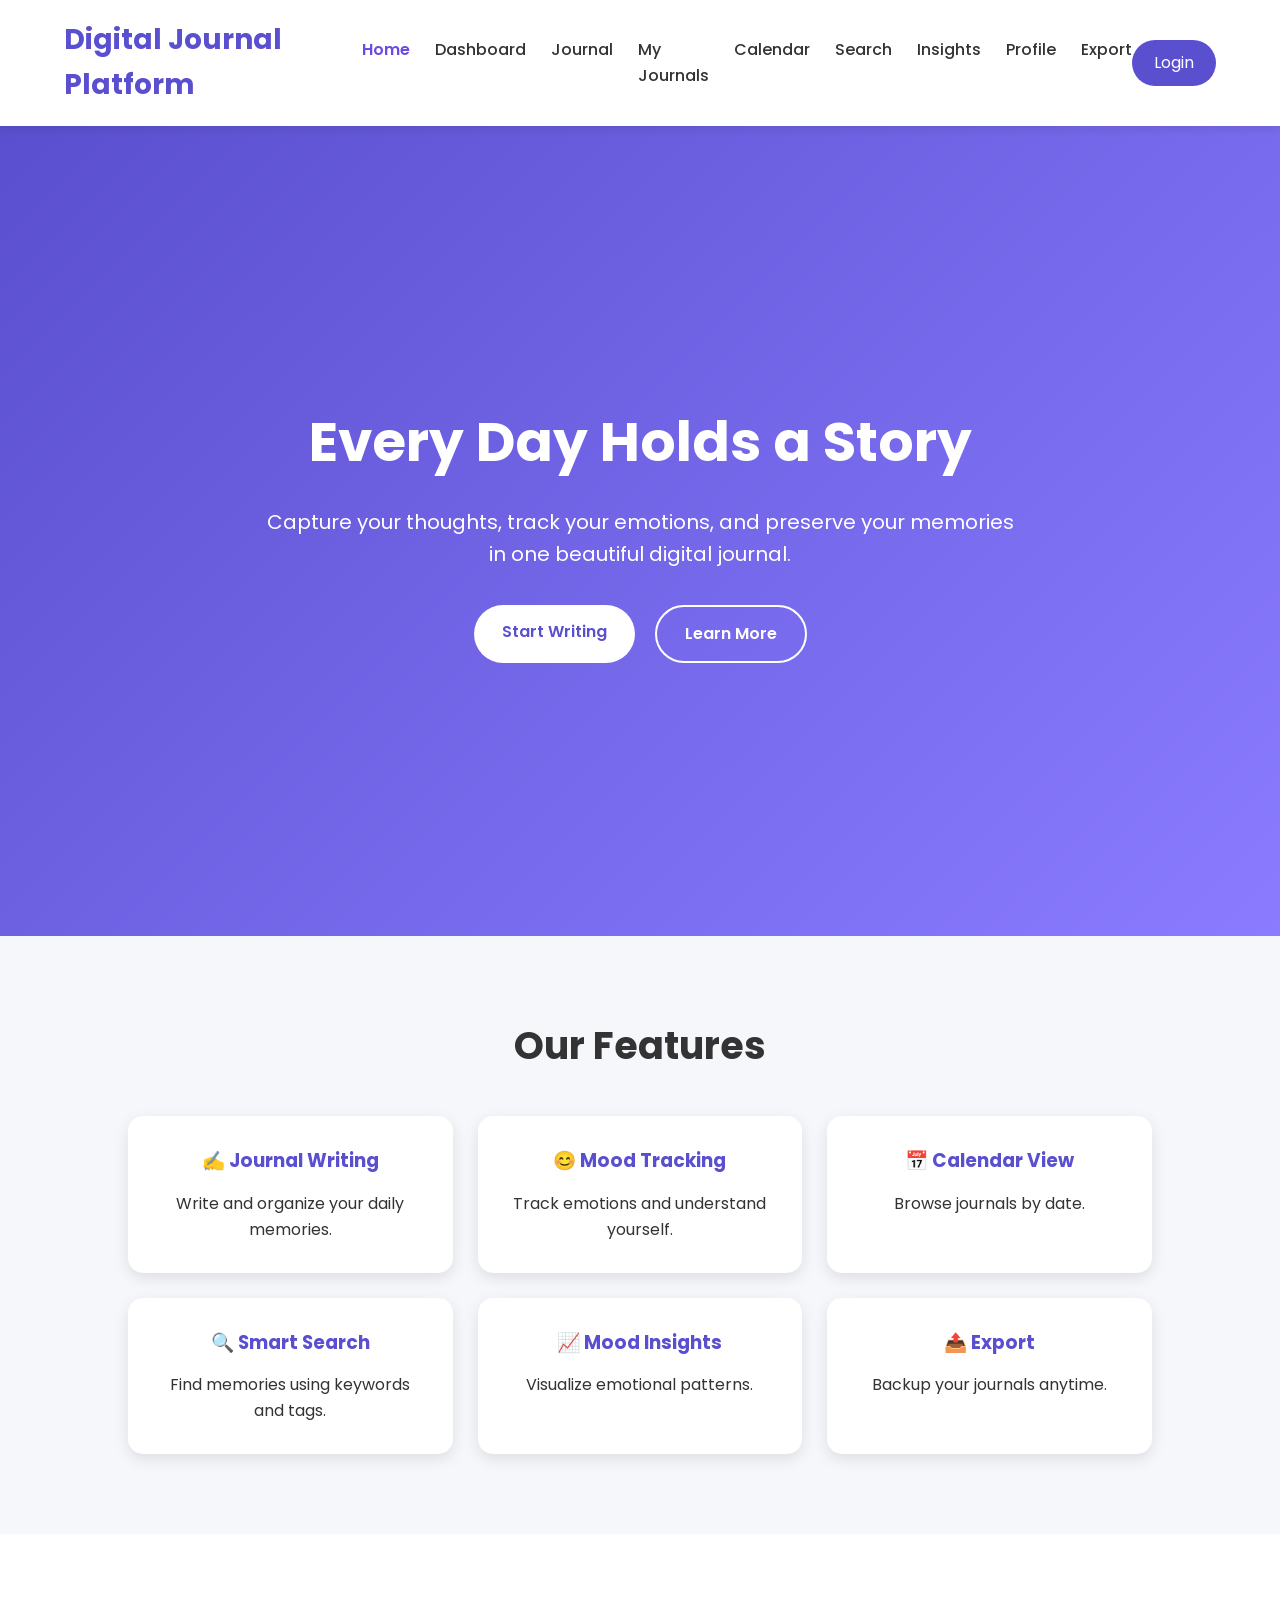
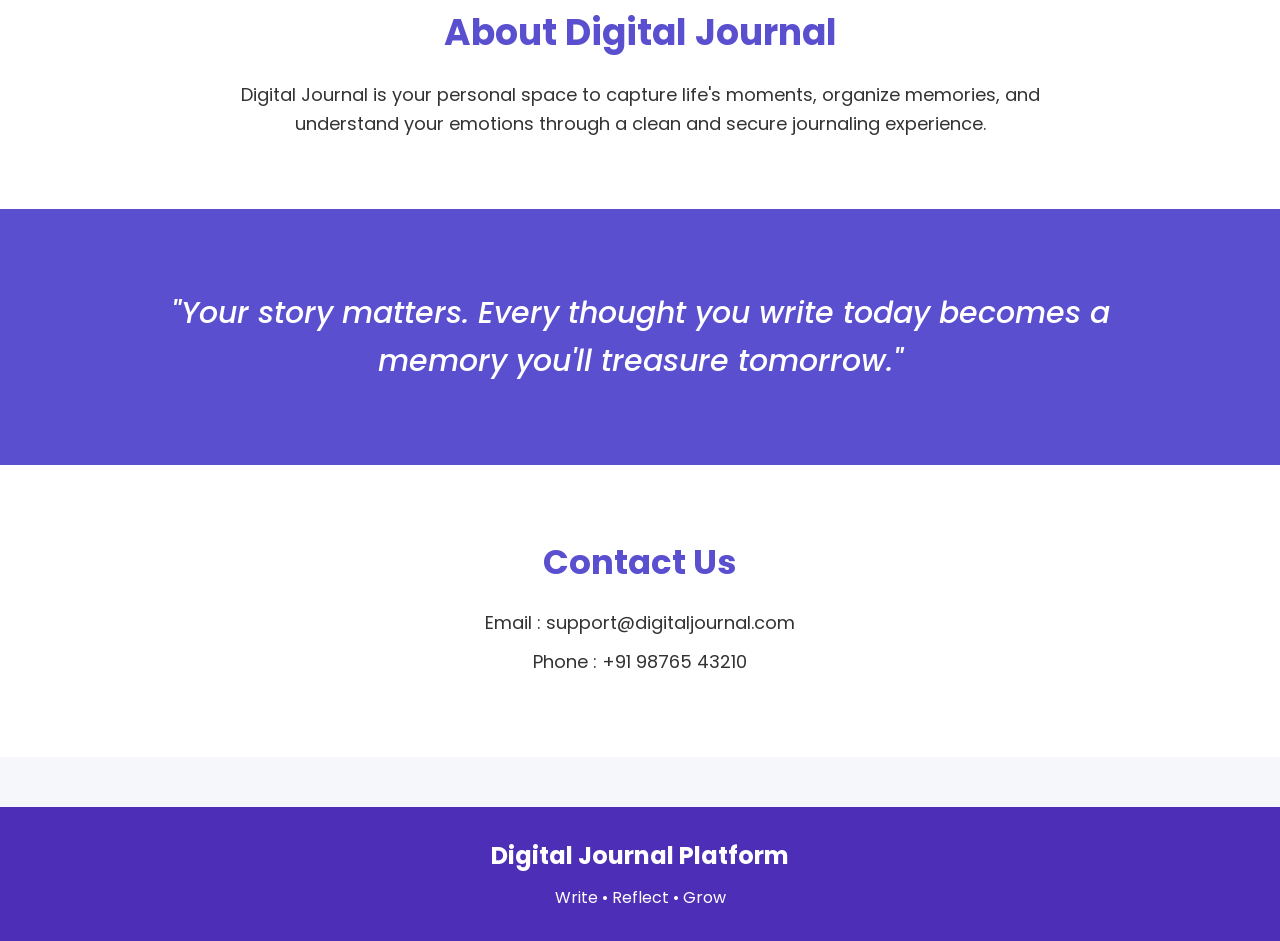
<file: index.html>
<!DOCTYPE html>
<html lang="en">
<head>
    <meta charset="UTF-8">
    <meta name="viewport" content="width=device-width, initial-scale=1.0">
    <title>Digital Journal Platform</title>

    <link rel="stylesheet" href="style.css">
</head>

<body>

    <!-- Navigation -->

    <header>
        <nav class="navbar">
<div class="logo">

       
        <span>Digital Journal Platform</span>

    </div>

            <ul class="nav-links">
                <li><a href="#" class="active">Home</a></li>
                <li><a href="dashboard.html">Dashboard</a></li>
                <li><a href="journal.html">Journal</a></li>
                <li><a href="myjournal.html">My Journals</a></li>
                <li><a href="calendar.html">Calendar</a></li>
                <li><a href="search.html">Search</a></li>
                <li><a href="insights.html">Insights</a></li>
                <li><a href="profile.html">Profile</a></li>
                 <li><a href="export.html">Export</a></li>
            </ul>

            <a href="login.html" class="login-btn">
                Login
            </a>

        </nav>
    </header>



    <!-- Hero Section -->

    <section class="hero">

        <div class="hero-content">

            <h1>
                Every Day Holds a Story
            </h1>

            <p>
                Capture your thoughts, track your emotions, and preserve your
                memories in one beautiful digital journal.
            </p>

            <div class="buttons">

                <a href="login.html" class="primary-btn">
                    Start Writing
                </a>

                <a href="#features" class="secondary-btn">
                    Learn More
                </a>

            </div>

        </div>

    </section>



    <!-- Features -->

    <section id="features">

        <h2>Our Features</h2>

        <div class="feature-container">

            <div class="card">
                <h3>✍️ Journal Writing</h3>
                <p>Write and organize your daily memories.</p>
            </div>

            <div class="card">
                <h3>😊 Mood Tracking</h3>
                <p>Track emotions and understand yourself.</p>
            </div>

            <div class="card">
                <h3>📅 Calendar View</h3>
                <p>Browse journals by date.</p>
            </div>

            <div class="card">
                <h3>🔍 Smart Search</h3>
                <p>Find memories using keywords and tags.</p>
            </div>

            <div class="card">
                <h3>📈 Mood Insights</h3>
                <p>Visualize emotional patterns.</p>
            </div>

            <div class="card">
                <h3>📤 Export</h3>
                <p>Backup your journals anytime.</p>
            </div>

        </div>

    </section>



    <!-- About -->

    <section class="about">

        <h2>About Digital Journal</h2>

        <p>

            Digital Journal is your personal space to capture life's moments,
            organize memories, and understand your emotions through a
            clean and secure journaling experience.

        </p>

    </section>



    <!-- Quote -->

    <section class="quote">

        <h2>

            "Your story matters. Every thought you write today becomes a
            memory you'll treasure tomorrow."

        </h2>

    </section>



    <!-- Contact -->

    <section class="contact">

        <h2>Contact Us</h2>

        <p>Email : support@digitaljournal.com</p>

        <p>Phone : +91 98765 43210</p>

    </section>



    <!-- Footer -->

   <footer class="footer">

    <h2>Digital Journal Platform</h2>

    <p>
        Write • Reflect • Grow
    </p>

</footer>


    <script src="script.js"></script>

</body>
</html>
</file>
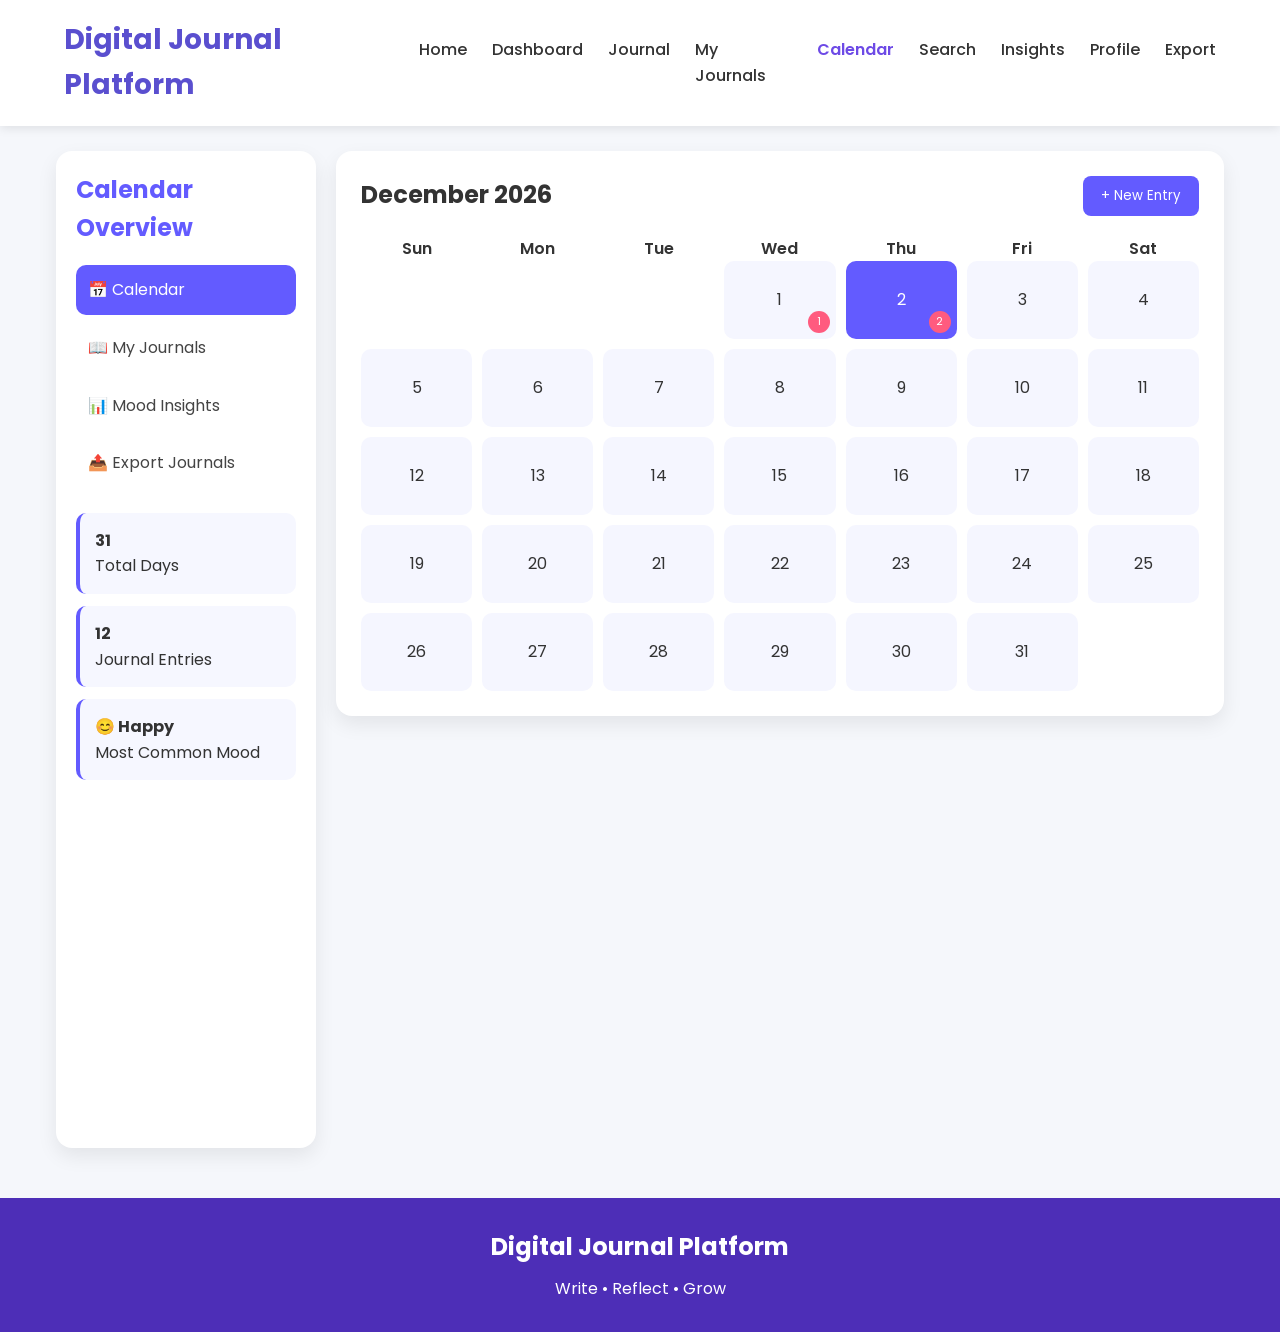
<file: calendar.html>
<!DOCTYPE html>
<html lang="en">
<head>
    <meta charset="UTF-8">
    <meta name="viewport" content="width=device-width, initial-scale=1.0">
    <title>Calendar | Digital Journal Platform</title>

    <link rel="stylesheet" href="calendar.css">

    <link rel="stylesheet"
    href="https://cdnjs.cloudflare.com/ajax/libs/font-awesome/6.5.2/css/all.min.css">
</head>

<body>

<!-- Navigation -->

<header>
        <nav class="navbar">
<div class="logo">

       
        <span>Digital Journal Platform</span>

    </div>

            <ul class="nav-links">
                <li><a href="index.html">Home</a></li>
                <li><a href="dashboard.html">Dashboard</a></li>
                <li><a href="journal.html">Journal</a></li>
                <li><a href="myjournal.html">My Journals</a></li>
                <li><a href="calendar.html" class="active">Calendar</a></li>
                <li><a href="search.html">Search</a></li>
                <li><a href="insights.html">Insights</a></li>
                <li><a href="profile.html">Profile</a></li>
                 <li><a href="export.html">Export</a></li>
            </ul>

           

        </nav>
    </header>
<!-- Calendar -->

<div class="container">

    <!-- Sidebar -->

    <aside class="sidebar">

        <h2>Calendar Overview</h2>

        <div class="menu">

            <a class="active" href="calendar.html">📅 Calendar</a>
            <a href="journals.html">📖 My Journals</a>
            <a href="insights.html">📊 Mood Insights</a>
            <a href="export.html">📤 Export Journals</a>

        </div>

        <div class="stats">

            <div class="card">
                <b>31</b><br>
                Total Days
            </div>

            <div class="card">
                <b>12</b><br>
                Journal Entries
            </div>

            <div class="card">
                <b>😊 Happy</b><br>
                Most Common Mood
            </div>

        </div>

    </aside>

    <!-- Main -->

    <main>

        <section class="main">

            <div class="top">

                <h2>July 2026</h2>

                <button class="btn" id="newEntryBtn">
                    + New Entry
                </button>

            </div>

            <div class="week">

                <div>Sun</div>
                <div>Mon</div>
                <div>Tue</div>
                <div>Wed</div>
                <div>Thu</div>
                <div>Fri</div>
                <div>Sat</div>

            </div>

            <div class="dates">

                <div></div>
                <div></div>
                <div></div>

                <div class="date">1 <span class="badge">1</span></div>
                <div class="date today">2 <span class="badge">2</span></div>
                <div class="date">3</div>
                <div class="date">4</div>
                <div class="date">5</div>
                <div class="date">6</div>
                <div class="date">7</div>
                <div class="date">8</div>
                <div class="date">9</div>
                <div class="date">10</div>
                <div class="date">11</div>
                <div class="date">12</div>
                <div class="date">13</div>
                <div class="date">14</div>
                <div class="date">15</div>
                <div class="date">16</div>
                <div class="date">17</div>
                <div class="date">18</div>
                <div class="date">19</div>
                <div class="date">20</div>
                <div class="date">21</div>
                <div class="date">22</div>
                <div class="date">23</div>
                <div class="date">24</div>
                <div class="date">25</div>
                <div class="date">26</div>
                <div class="date">27</div>
                <div class="date">28</div>
                <div class="date">29</div>
                <div class="date">30</div>
                <div class="date">31</div>

            </div>

        </section>

        <!-- Journal Entries -->

        <section class="panel">

            <h2>Journal Entries - July 2</h2>

            <div class="entry">

                <h3>🌸 Morning Walk</h3>

                <p>
                    Started the day with a peaceful walk in the park and felt refreshed.
                </p>

                <div class="mood">
                    😊 Happy
                </div>

            </div>

            <div class="entry">

                <h3>☕ Evening Coffee</h3>

                <p>
                    Met friends and enjoyed meaningful conversations over coffee.
                </p>

                <div class="mood">
                    😍 Excited
                </div>

            </div>

        </section>

    </main>

</div>

<!-- Footer -->

<footer class="footer">

    <h2>Digital Journal Platform</h2>

    <p>
        Write • Reflect • Grow
    </p>

</footer>

<script src="calendar.js"></script>

</body>
</html>
</file>
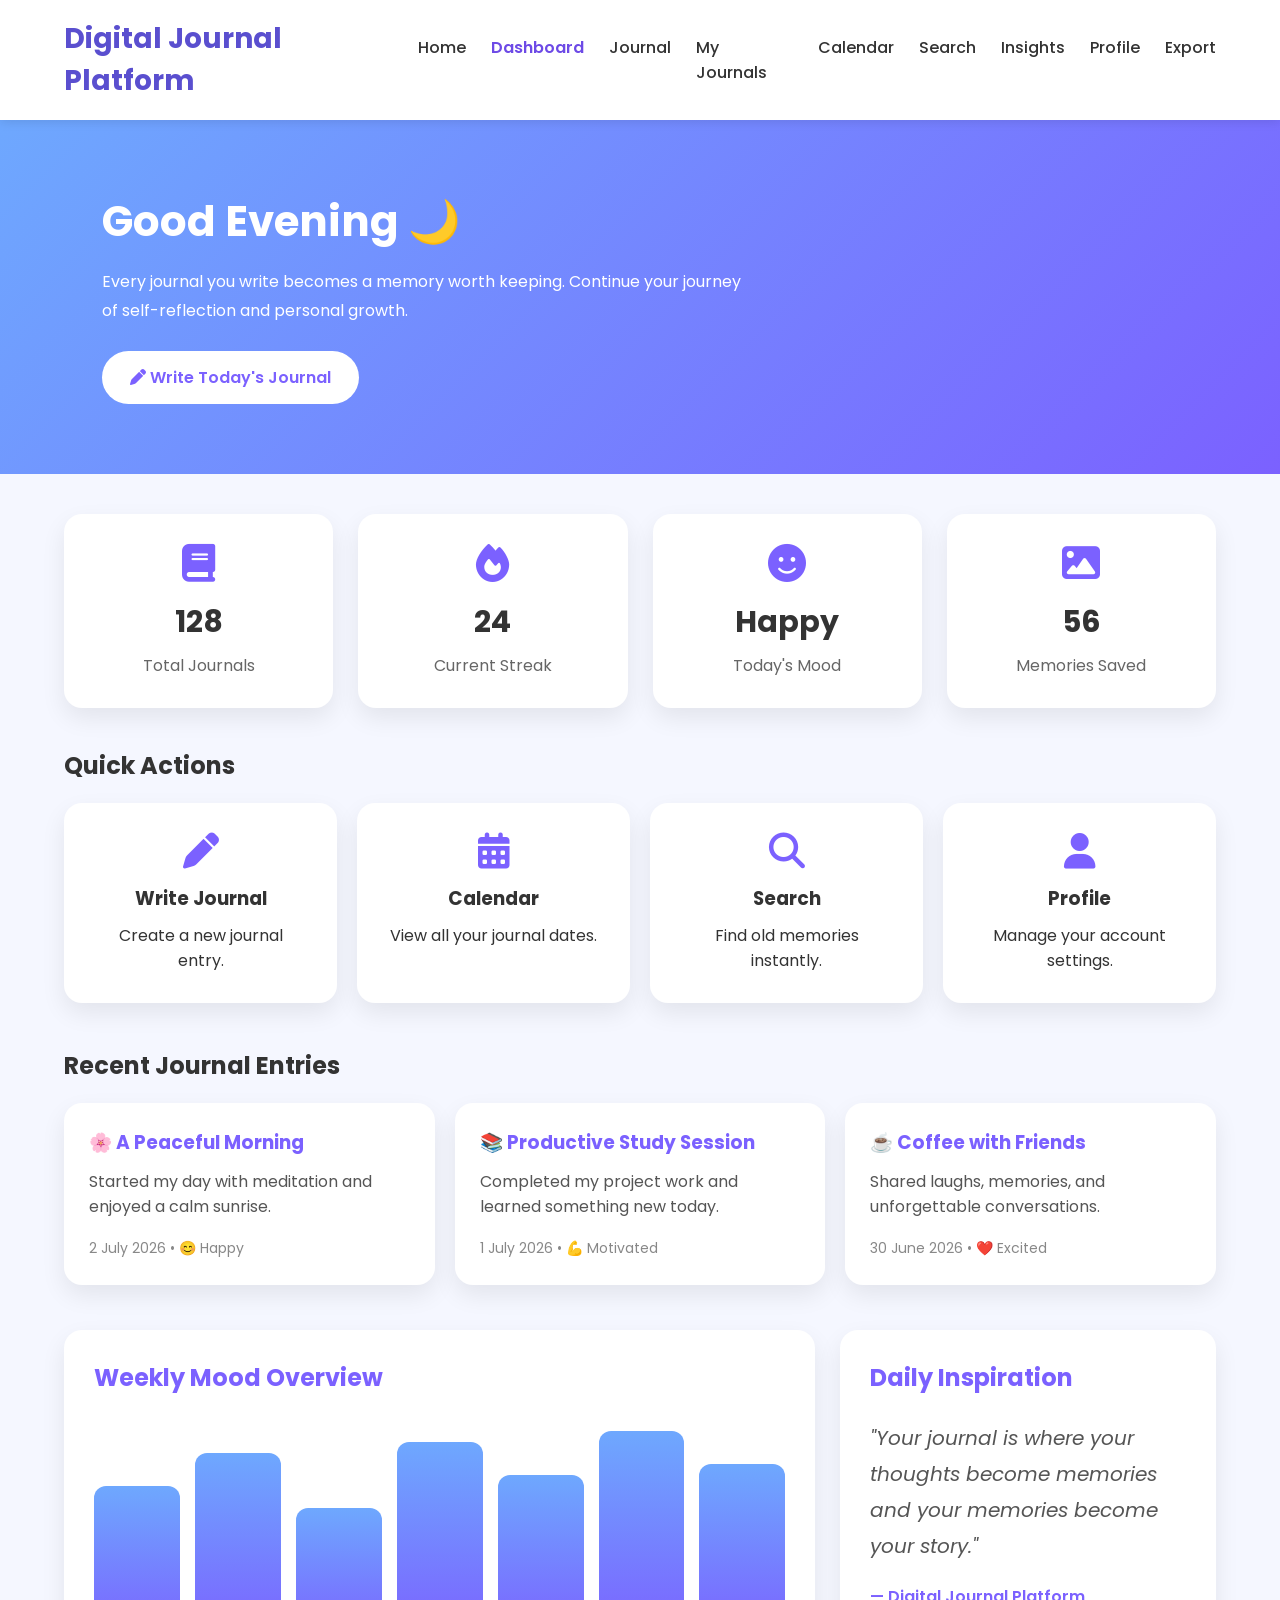
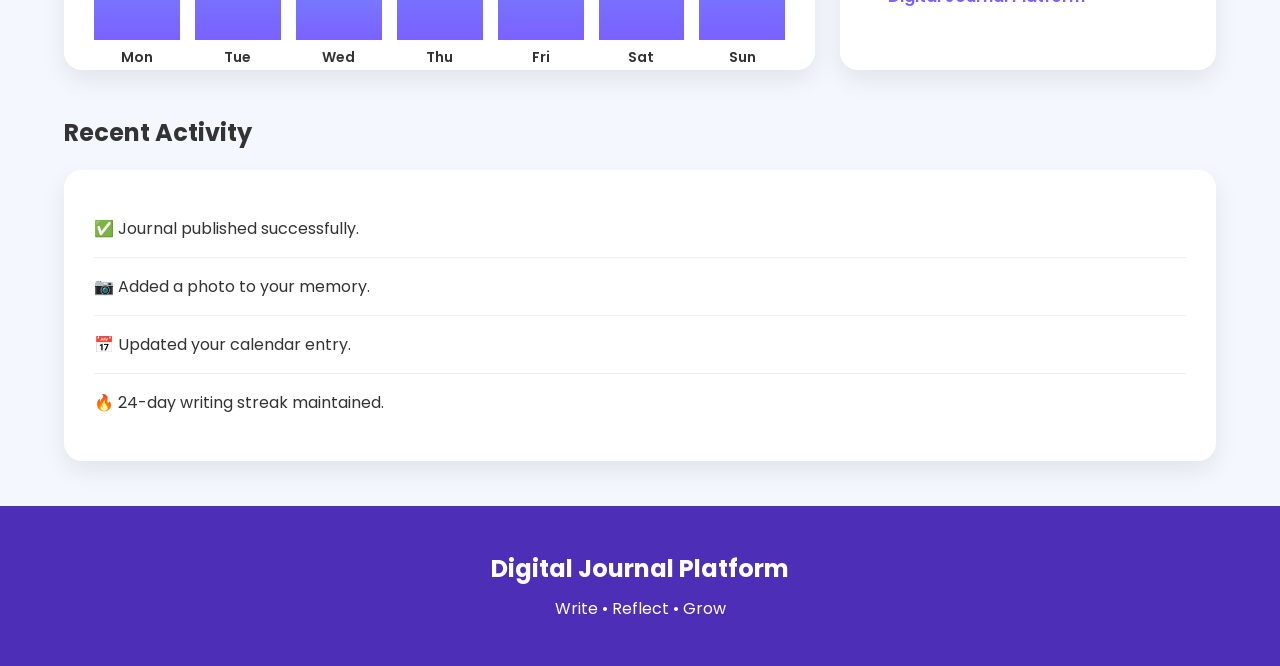
<file: dashboard.html>
<!DOCTYPE html>
<html lang="en">

<head>

    <meta charset="UTF-8">
    <meta name="viewport" content="width=device-width, initial-scale=1.0">

    <title>Dashboard | Digital Journal Platform</title>

    <link rel="stylesheet" href="dashboard.css">

    <link rel="stylesheet"
    href="https://cdnjs.cloudflare.com/ajax/libs/font-awesome/6.5.2/css/all.min.css">

</head>

<body>

<!-- ================= HEADER ================= -->
 <header>
        <nav class="navbar">
<div class="logo">

       
        <span>Digital Journal Platform</span>

    </div>

            <ul class="nav-links">
                <li><a href="index.html">Home</a></li>
                <li><a href="dashboard.html" class="active">Dashboard</a></li>
                <li><a href="journal.html">Journal</a></li>
                <li><a href="myjournal.html">My Journals</a></li>
                <li><a href="calendar.html">Calendar</a></li>
                <li><a href="search.html">Search</a></li>
                <li><a href="insights.html">Insights</a></li>
                <li><a href="profile.html">Profile</a></li>
                 <li><a href="export.html">Export</a></li>
            </ul>

           

        </nav>
    </header>


 


<!-- ================= HERO ================= -->

<section class="hero">

    <div class="hero-text">

        <h1>
            Welcome Back 👋
        </h1>

        <p>

            Every journal you write becomes a memory worth keeping.
            Continue your journey of self-reflection and personal growth.

        </p>

        <a href="journal.html" class="hero-btn">

            <i class="fa-solid fa-pen"></i>
            Write Today's Journal

        </a>

    </div>

</section>

<!-- ================= DASHBOARD ================= -->

<div class="dashboard-container">

<!-- Statistics Cards -->

<div class="stats">

<div class="card">

<i class="fa-solid fa-book"></i>

<h2 id="journalCount">128</h2>

<p>Total Journals</p>

</div>

<div class="card">

<i class="fa-solid fa-fire"></i>

<h2 id="streak">24</h2>

<p>Current Streak</p>

</div>

<div class="card">

<i class="fa-solid fa-face-smile"></i>

<h2>Happy</h2>

<p>Today's Mood</p>

</div>

<div class="card">

<i class="fa-solid fa-image"></i>

<h2>56</h2>

<p>Memories Saved</p>

</div>

</div>

<!-- Quick Actions -->

<section class="quick-actions">

<h2>Quick Actions</h2>

<div class="action-grid">

<a href="journal.html" class="action-card">

<i class="fa-solid fa-pen"></i>

<h3>Write Journal</h3>

<p>Create a new journal entry.</p>

</a>

<a href="calendar.html" class="action-card">

<i class="fa-solid fa-calendar-days"></i>

<h3>Calendar</h3>

<p>View all your journal dates.</p>

</a>

<a href="search.html" class="action-card">

<i class="fa-solid fa-magnifying-glass"></i>

<h3>Search</h3>

<p>Find old memories instantly.</p>

</a>

<a href="profile.html" class="action-card">

<i class="fa-solid fa-user"></i>

<h3>Profile</h3>

<p>Manage your account settings.</p>

</a>

</div>

</section>
<!-- ================= RECENT JOURNALS ================= -->

<section class="recent-journals">

    <h2>Recent Journal Entries</h2>

    <div class="journal-list">

        <div class="journal-card">
            <h3>🌸 A Peaceful Morning</h3>
            <p>Started my day with meditation and enjoyed a calm sunrise.</p>
            <span>2 July 2026 • 😊 Happy</span>
        </div>

        <div class="journal-card">
            <h3>📚 Productive Study Session</h3>
            <p>Completed my project work and learned something new today.</p>
            <span>1 July 2026 • 💪 Motivated</span>
        </div>

        <div class="journal-card">
            <h3>☕ Coffee with Friends</h3>
            <p>Shared laughs, memories, and unforgettable conversations.</p>
            <span>30 June 2026 • ❤️ Excited</span>
        </div>

    </div>

</section>

<!-- ================= DASHBOARD GRID ================= -->

<section class="dashboard-grid">

    <!-- Mood Overview -->

    <div class="dashboard-box">

        <h2>Weekly Mood Overview</h2>

        <div class="mood-bars">

            <div class="bar" style="height:70%;">
                <span>Mon</span>
            </div>

            <div class="bar" style="height:85%;">
                <span>Tue</span>
            </div>

            <div class="bar" style="height:60%;">
                <span>Wed</span>
            </div>

            <div class="bar" style="height:90%;">
                <span>Thu</span>
            </div>

            <div class="bar" style="height:75%;">
                <span>Fri</span>
            </div>

            <div class="bar" style="height:95%;">
                <span>Sat</span>
            </div>

            <div class="bar" style="height:80%;">
                <span>Sun</span>
            </div>

        </div>

    </div>

    <!-- Daily Quote -->

    <div class="dashboard-box">

        <h2>Daily Inspiration</h2>

        <blockquote>

            "Your journal is where your thoughts become memories and your memories become your story."

        </blockquote>

        <p class="author">— Digital Journal Platform</p>

    </div>

</section>

<!-- ================= RECENT ACTIVITY ================= -->

<section class="activity">

    <h2>Recent Activity</h2>

    <ul>

        <li>✅ Journal published successfully.</li>

        <li>📷 Added a photo to your memory.</li>

        <li>📅 Updated your calendar entry.</li>

        <li>🔥 24-day writing streak maintained.</li>

    </ul>

</section>

</div>

<!-- ================= FOOTER ================= -->

<footer class="footer">

    <h2>Digital Journal Platform</h2>

    <p>
        Write • Reflect • Grow
    </p>

</footer>


<script src="dashboard.js"></script>

</body>
</html>
</file>
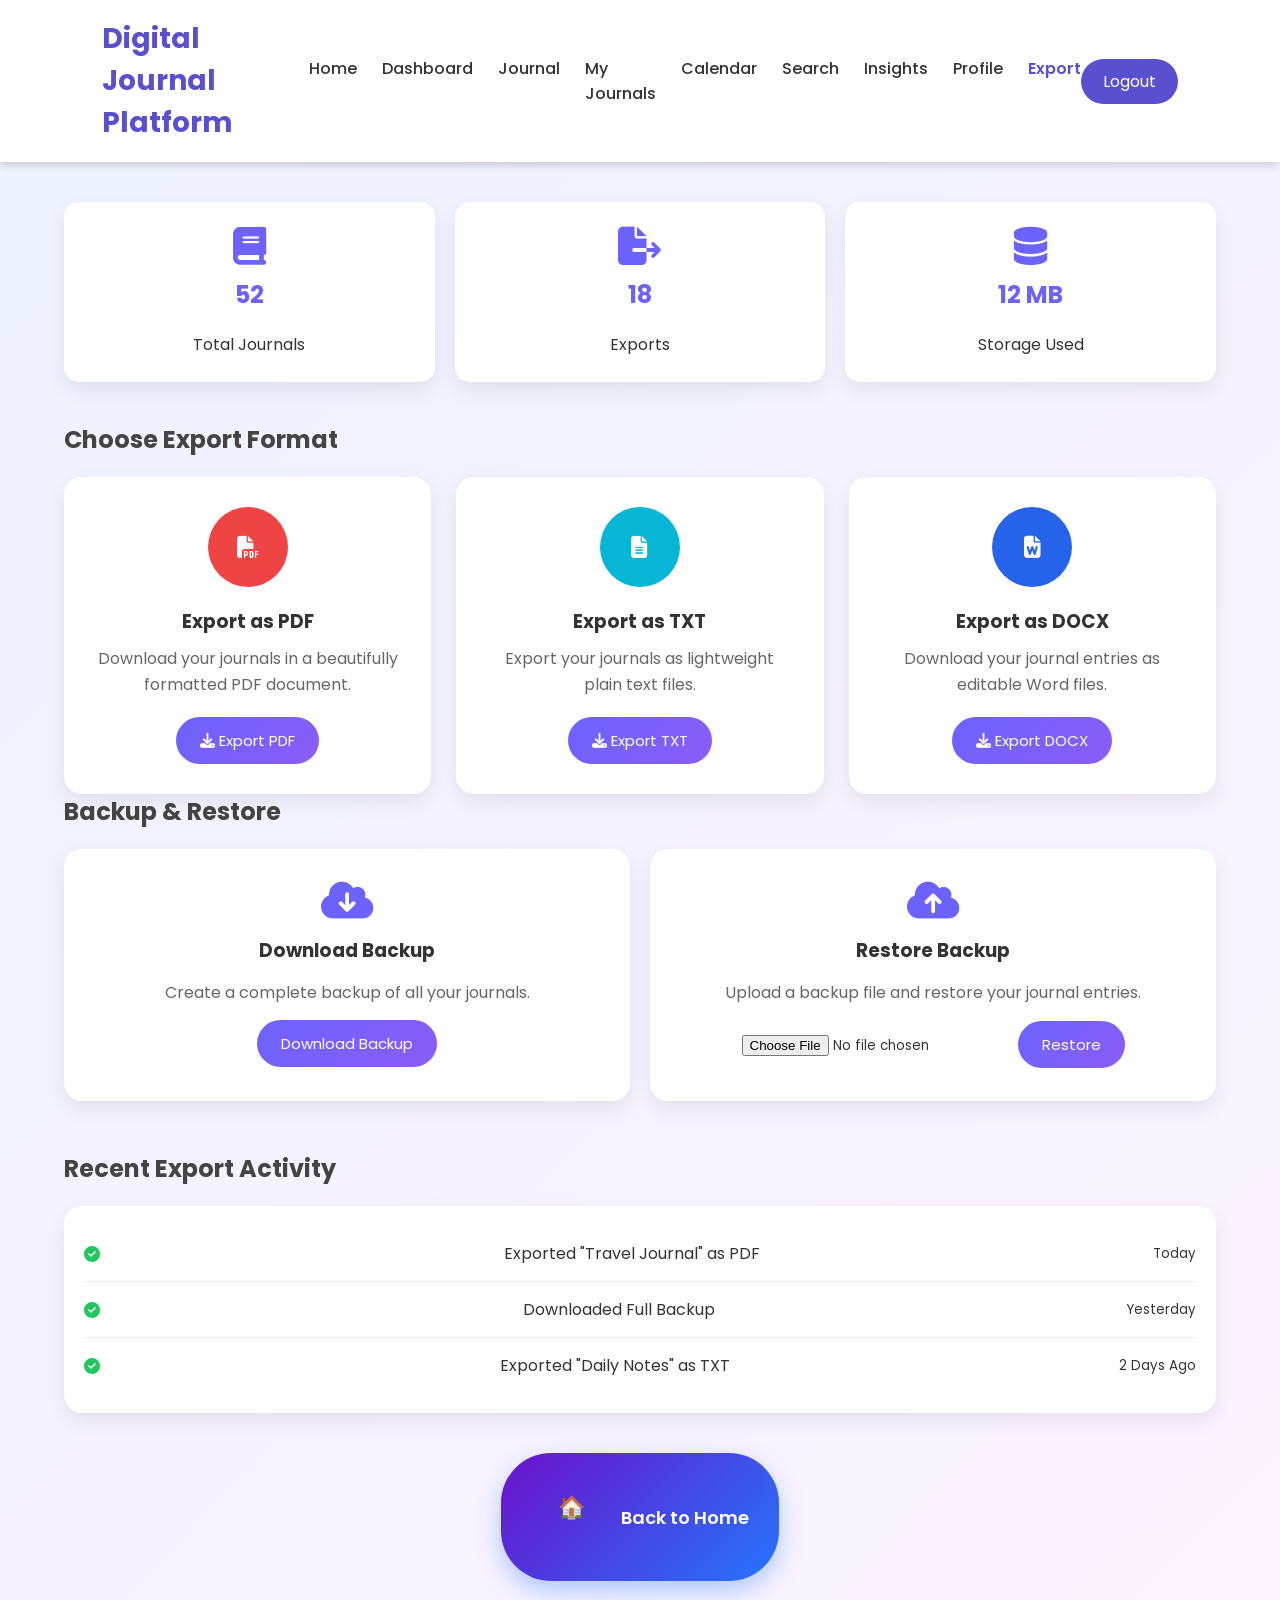
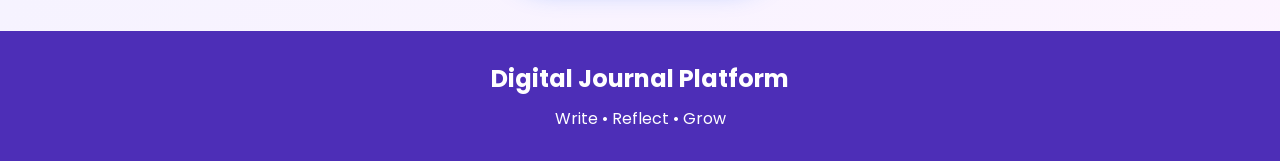
<file: export.html>
<!DOCTYPE html>
<html lang="en">
<head>
    <meta charset="UTF-8">
    <meta name="viewport" content="width=device-width, initial-scale=1.0">
    <title>Export Journals | Digital Journal</title>

    <!-- CSS -->
    <link rel="stylesheet" href="export.css">

    <!-- Font Awesome -->
    <link rel="stylesheet"
        href="https://cdnjs.cloudflare.com/ajax/libs/font-awesome/6.5.2/css/all.min.css">
</head>

<body>

    <!-- Header -->
    <header>

    <nav class="navbar">

       <div class="logo">

        

        <span>Digital Journal Platform</span>

    </div>

       <ul class="nav-links">

            <li><a href="index.html">Home</a></li>
            <li><a href="dashboard.html">Dashboard</a></li>
            <li><a href="journal.html">Journal</a></li>
            <li><a href="myjournal.html">My Journals</a></li>
            <li><a href="calendar.html" >Calendar</a></li>
            <li><a href="search.html">Search</a></li>
            <li><a href="insights.html">Insights</a></li>
            <li><a href="profile.html">Profile</a></li>
            <li><a href="export.html" class="active">Export</a></li>

        </ul>

        <a href="login.html" class="login-btn">
            Logout
        </a>

    </nav>

</header>

    <main class="container">

        <!-- Statistics -->
        <section class="stats">

            <div class="stat-card">
                <i class="fas fa-book"></i>
                <h2>52</h2>
                <p>Total Journals</p>
            </div>

            <div class="stat-card">
                <i class="fas fa-file-export"></i>
                <h2>18</h2>
                <p>Exports</p>
            </div>

            <div class="stat-card">
                <i class="fas fa-database"></i>
                <h2>12 MB</h2>
                <p>Storage Used</p>
            </div>

        </section>

        <!-- Export Section -->

        <section class="export-section">

            <h2>Choose Export Format</h2>

            <div class="cards">

                <!-- PDF -->

                <div class="card">

                    <div class="icon pdf">
                        <i class="fas fa-file-pdf"></i>
                    </div>

                    <h3>Export as PDF</h3>

                    <p>
                        Download your journals in a beautifully formatted
                        PDF document.
                    </p>

                    <button id="pdfBtn">
                        <i class="fas fa-download"></i>
                        Export PDF
                    </button>

                </div>

                <!-- TXT -->

                <div class="card">

                    <div class="icon txt">
                        <i class="fas fa-file-lines"></i>
                    </div>

                    <h3>Export as TXT</h3>

                    <p>
                        Export your journals as lightweight plain text files.
                    </p>

                    <button id="txtBtn">
                        <i class="fas fa-download"></i>
                        Export TXT
                    </button>

                </div>

                <!-- DOC -->

                <div class="card">

                    <div class="icon doc">
                        <i class="fas fa-file-word"></i>
                    </div>

                    <h3>Export as DOCX</h3>

                    <p>
                        Download your journal entries as editable Word files.
                    </p>

                    <button id="docBtn">
                        <i class="fas fa-download"></i>
                        Export DOCX
                    </button>

                </div>

            </div>

        </section>

        <!-- Backup -->

        <section class="backup-section">

            <h2>Backup & Restore</h2>

            <div class="backup-container">

                <div class="backup-card">

                    <i class="fas fa-cloud-download-alt"></i>

                    <h3>Download Backup</h3>

                    <p>
                        Create a complete backup of all your journals.
                    </p>

                    <button id="backupBtn">
                        Download Backup
                    </button>

                </div>

                <div class="backup-card">

                    <i class="fas fa-cloud-upload-alt"></i>

                    <h3>Restore Backup</h3>

                    <p>
                        Upload a backup file and restore your journal entries.
                    </p>

                    <input type="file" id="restoreFile">

                    <button id="restoreBtn">
                        Restore
                    </button>

                </div>

            </div>

        </section>

        <!-- Recent Activity -->

        <section class="activity">

            <h2>Recent Export Activity</h2>

            <div class="activity-list">

                <div class="activity-item">
                    <i class="fas fa-check-circle"></i>
                    <span>Exported "Travel Journal" as PDF</span>
                    <small>Today</small>
                </div>

                <div class="activity-item">
                    <i class="fas fa-check-circle"></i>
                    <span>Downloaded Full Backup</span>
                    <small>Yesterday</small>
                </div>

                <div class="activity-item">
                    <i class="fas fa-check-circle"></i>
                    <span>Exported "Daily Notes" as TXT</span>
                    <small>2 Days Ago</small>
                </div>

            </div>

        </section>

    </main>

    <!-- Toast Notification -->

    <div class="toast" id="toast">
        <i class="fas fa-circle-check"></i>
        Export Completed Successfully!
    </div>
    <div class="back-home-container">
    <a href="index.html" class="back-home-btn">
        <span class="icon">🏠</span>
        <span>Back to Home</span>
    </a>
</div>

    <!-- JavaScript -->
    <script src="export.js"></script>
    <footer class="footer">

    <h2>Digital Journal Platform</h2>

    <p>
        Write • Reflect • Grow
    </p>

</footer>


</body>
</html>
</file>
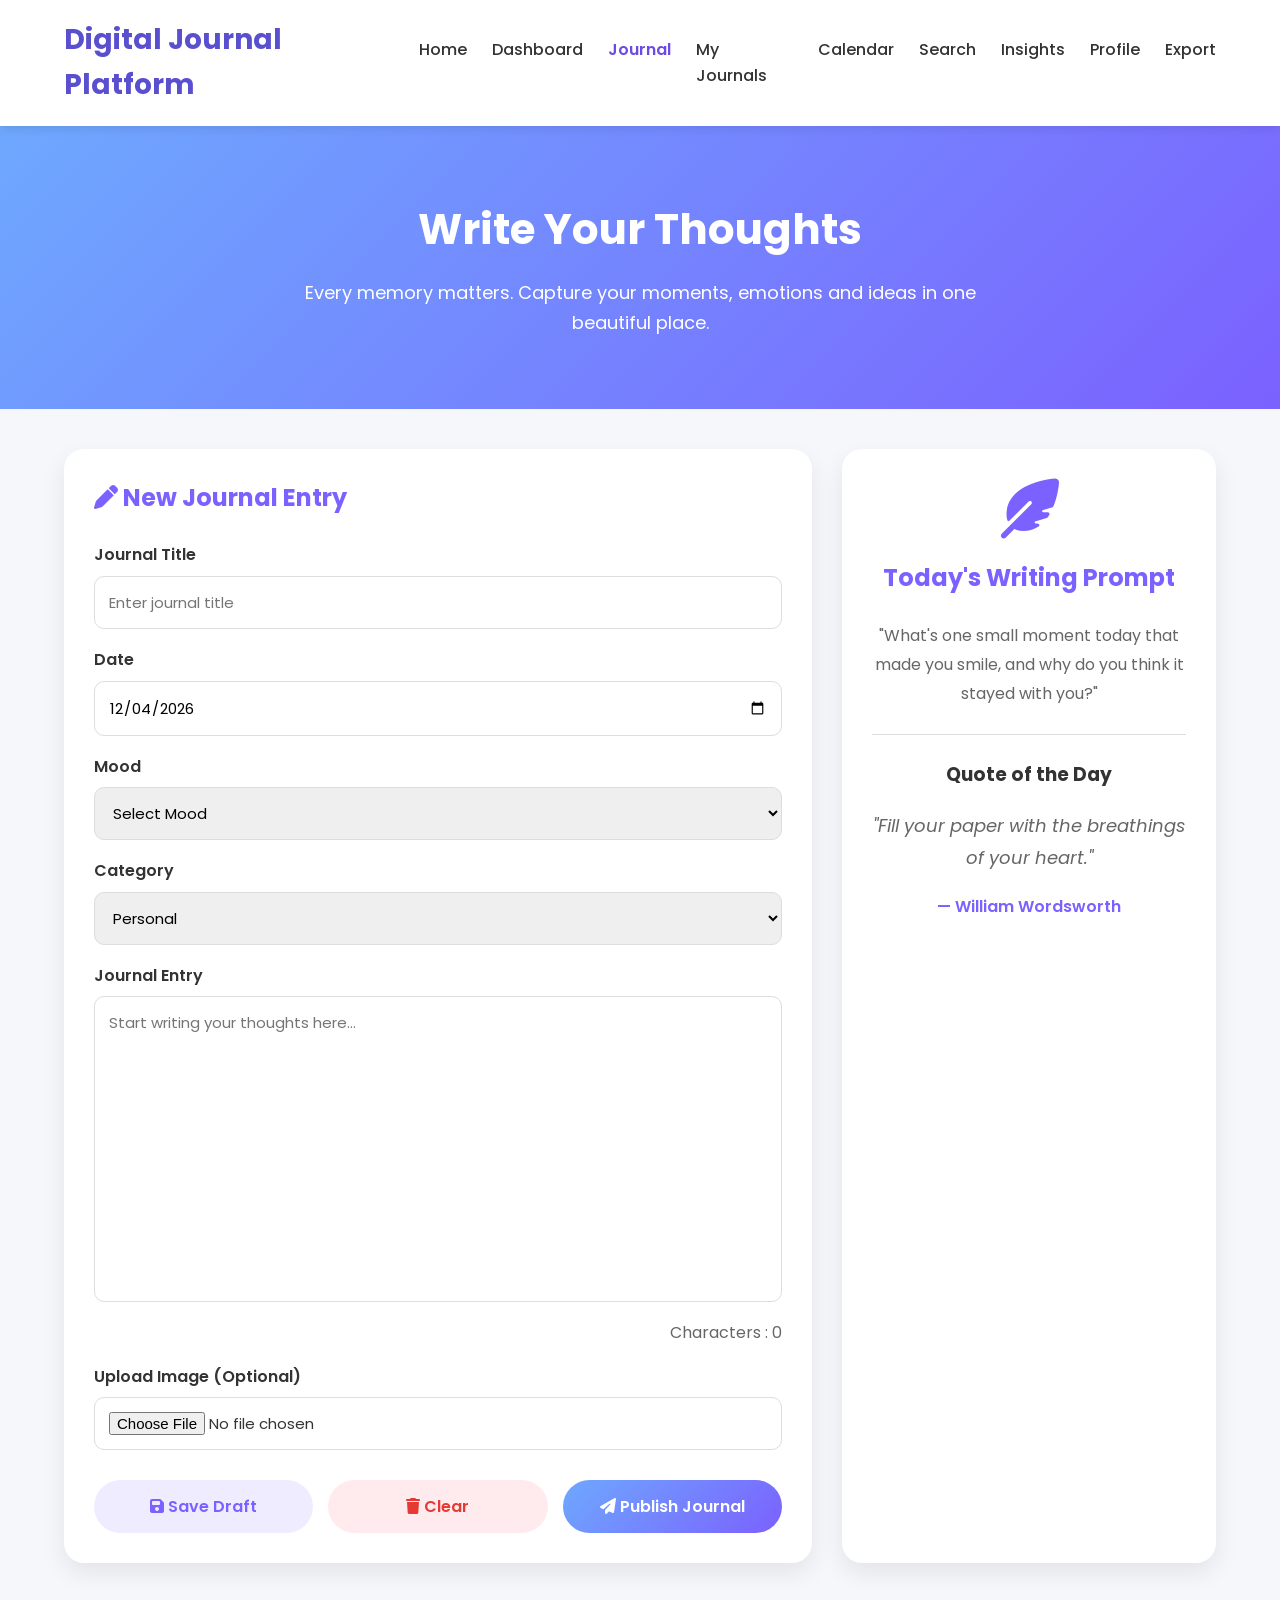
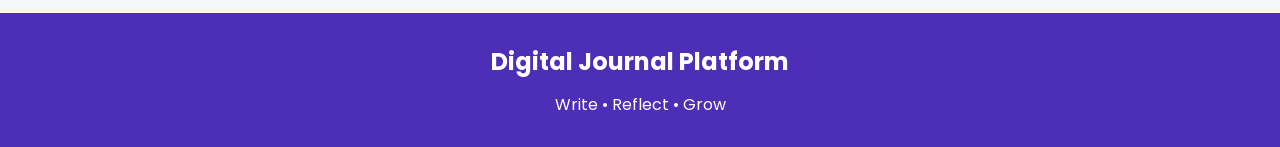
<file: journal.html>
<!DOCTYPE html>
<html lang="en">

<head>

    <meta charset="UTF-8">
    <meta name="viewport" content="width=device-width, initial-scale=1.0">

    <title>Write Journal | Digital Journal Platform</title>

    <link rel="stylesheet" href="journal.css">

    <link rel="stylesheet"
    href="https://cdnjs.cloudflare.com/ajax/libs/font-awesome/6.5.2/css/all.min.css">

</head>

<body>

<!-- ================= HEADER ================= -->

 <header>
        <nav class="navbar">
<div class="logo">

       
        <span>Digital Journal Platform</span>

    </div>

            <ul class="nav-links">
                <li><a href="index.html">Home</a></li>
                <li><a href="dashboard.html">Dashboard</a></li>
                <li><a href="journal.html" class="active">Journal</a></li>
                <li><a href="myjournal.html">My Journals</a></li>
                <li><a href="calendar.html">Calendar</a></li>
                <li><a href="search.html">Search</a></li>
                <li><a href="insights.html">Insights</a></li>
                <li><a href="profile.html">Profile</a></li>
                 <li><a href="export.html">Export</a></li>
            </ul>

           

        </nav>
    </header>
<!-- ================= HERO ================= -->

<section class="banner">

    <h1>Write Your Thoughts</h1>

    <p>
        Every memory matters. Capture your moments, emotions and ideas in one beautiful place.
    </p>

</section>

<!-- ================= MAIN ================= -->

<div class="container">

    <div class="journal-card">

        <h2>

            <i class="fa-solid fa-pen"></i>

            New Journal Entry

        </h2>

        <form id="journalForm">

            <label>Journal Title</label>

            <input
            type="text"
            id="title"
            placeholder="Enter journal title">

            <label>Date</label>

            <input
            type="date"
            id="journalDate">

            <label>Mood</label>

            <select id="mood">

                <option value="">Select Mood</option>

                <option>😊 Happy</option>

                <option>😍 Excited</option>

                <option>😌 Calm</option>

                <option>😐 Neutral</option>

                <option>😔 Sad</option>

                <option>😡 Angry</option>

            </select>

            <label>Category</label>

            <select id="category">

                <option>Personal</option>

                <option>College</option>

                <option>Travel</option>

                <option>Friends</option>

                <option>Family</option>

                <option>Work</option>

                <option>Health</option>

            </select>

            <label>Journal Entry</label>

            <textarea
            id="journalText"
            rows="12"
            placeholder="Start writing your thoughts here..."></textarea>

            <p class="counter">

                Characters :
                <span id="count">0</span>

            </p>
            <label>Upload Image (Optional)</label>

            <input
            type="file"
            id="journalImage"
            accept="image/*">

            <div class="button-group">

                <button
                type="button"
                class="draft-btn">

                    <i class="fa-solid fa-floppy-disk"></i>

                    Save Draft

                </button>

                <button
                type="reset"
                class="clear-btn">

                    <i class="fa-solid fa-trash"></i>

                    Clear

                </button>

                <button
                type="submit"
                class="publish-btn">

                    <i class="fa-solid fa-paper-plane"></i>

                    Publish Journal

                </button>

            </div>

        </form>

    </div>

    <!-- Inspiration Card -->

    <div class="quote-card">

        <i class="fa-solid fa-feather-pointed"></i>

        <h2>Today's Writing Prompt</h2>

        <p>

            "What's one small moment today that made you smile, and why do you think it stayed with you?"

        </p>

        <hr>

        <h3>Quote of the Day</h3>

        <p class="quote">

            "Fill your paper with the breathings of your heart."

        </p>

        <span>— William Wordsworth</span>

    </div>

</div>

<!-- ================= FOOTER ================= -->

<footer class="footer">

    <h2>Digital Journal Platform</h2>

    <p>
        Write • Reflect • Grow
    </p>

</footer>


<script src="journal.js"></script>

</body>
</html>
</file>
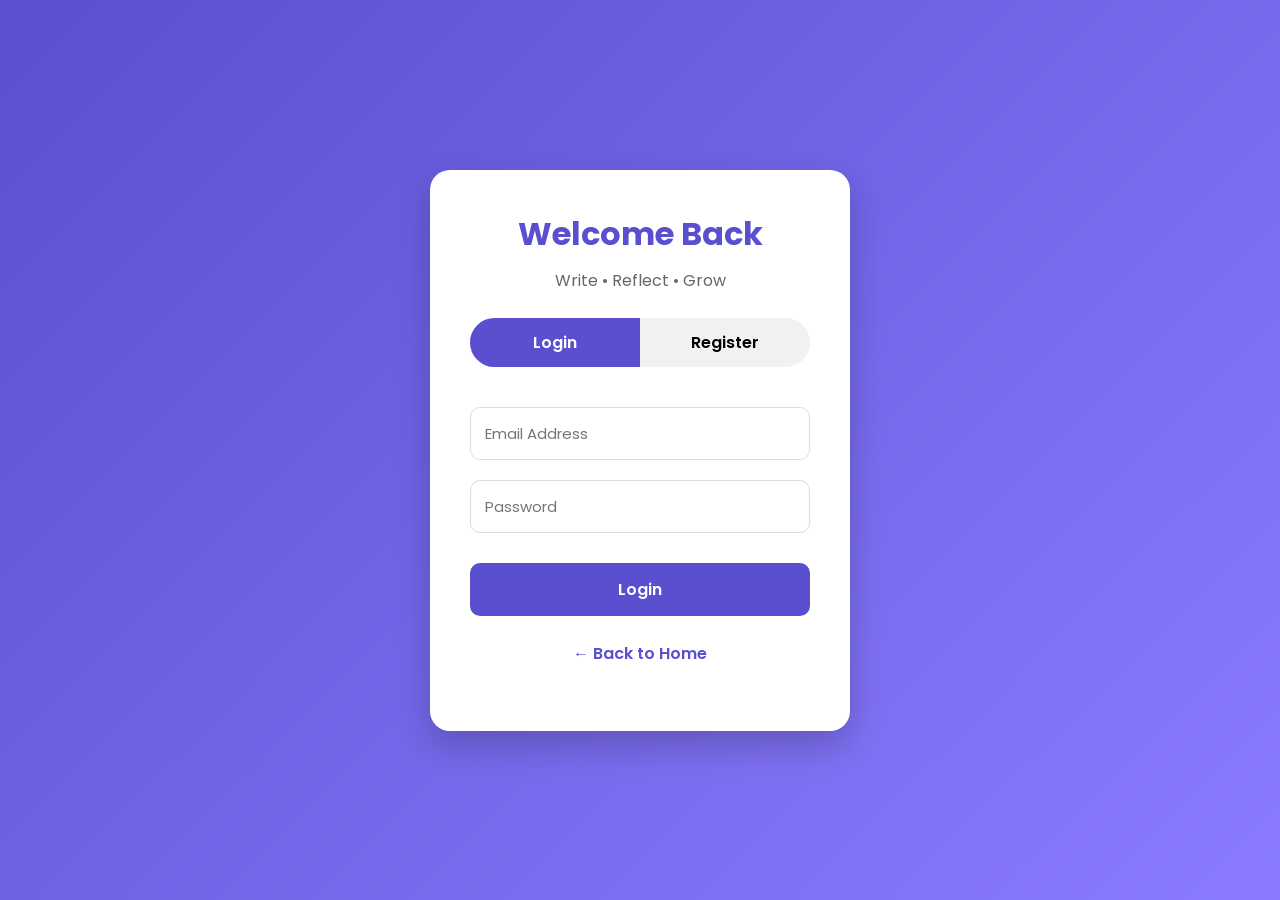
<file: login.html>
<!DOCTYPE html>
<html lang="en">
<head>
    <meta charset="UTF-8">
    <meta name="viewport" content="width=device-width, initial-scale=1.0">
    <title>Login | Digital Journal</title>

    <link rel="stylesheet" href="login.css">
</head>

<body>

    <div class="container">

        <div class="form-box">

            <h1>Welcome Back</h1>

            <p>Write • Reflect • Grow</p>

            <div class="button-box">
                <button id="loginBtn" class="active">Login</button>
                <button id="registerBtn">Register</button>
            </div>

            <!-- Login Form -->

            <form id="loginForm">

                <input type="email"
                       placeholder="Email Address"
                       required>

                <input type="password"
                       placeholder="Password"
                       required>

                <button type="submit" class="submit-btn">
                    Login
                </button>

            </form>

            <!-- Register Form -->

            <form id="registerForm" style="display:none;">

                <input type="text"
                       placeholder="Full Name"
                       required>

                <input type="email"
                       placeholder="Email Address"
                       required>

                <input type="password"
                       placeholder="Create Password"
                       required>

                <input type="password"
                       placeholder="Confirm Password"
                       required>

                <button type="submit" class="submit-btn">
                    Create Account
                </button>

            </form>

            <p class="home-link">
                <a href="index.html">← Back to Home</a>
            </p>

        </div>

    </div>

    <script src="login.js"></script>

</body>
</html>
</file>
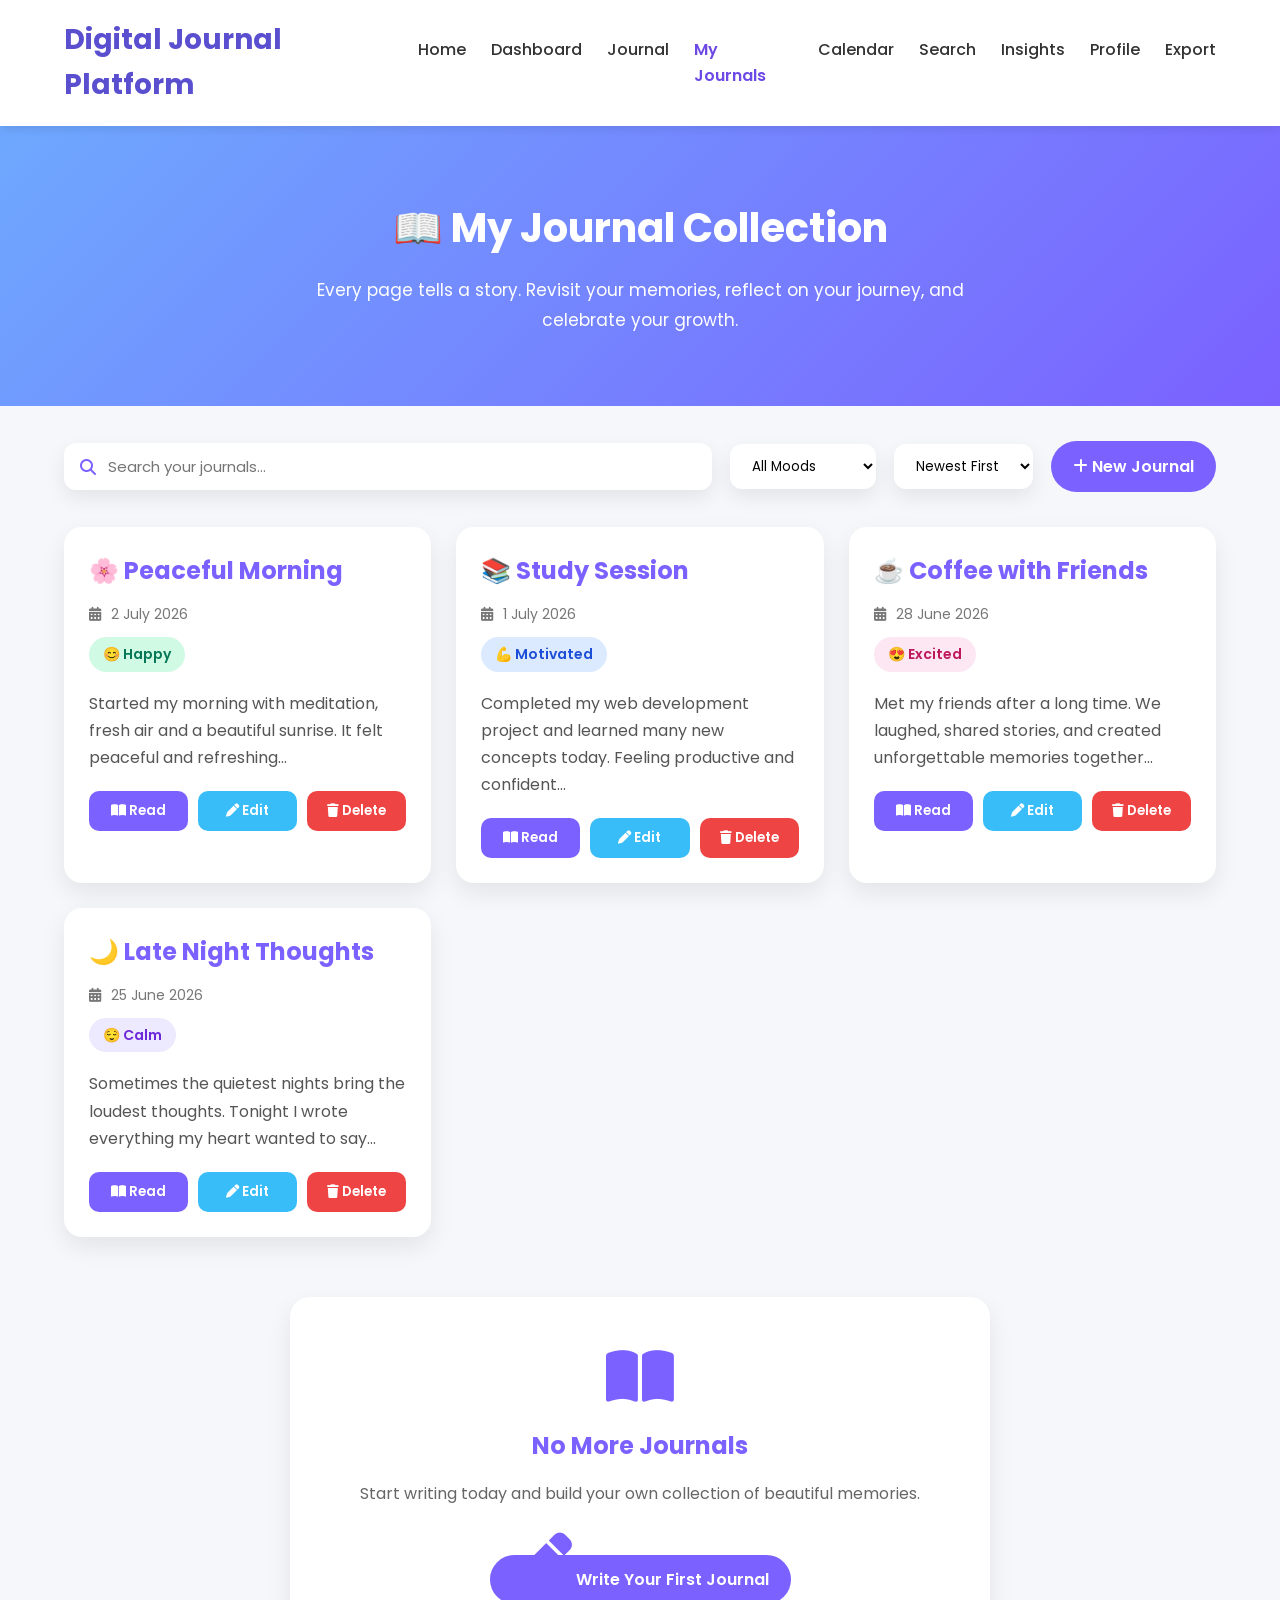
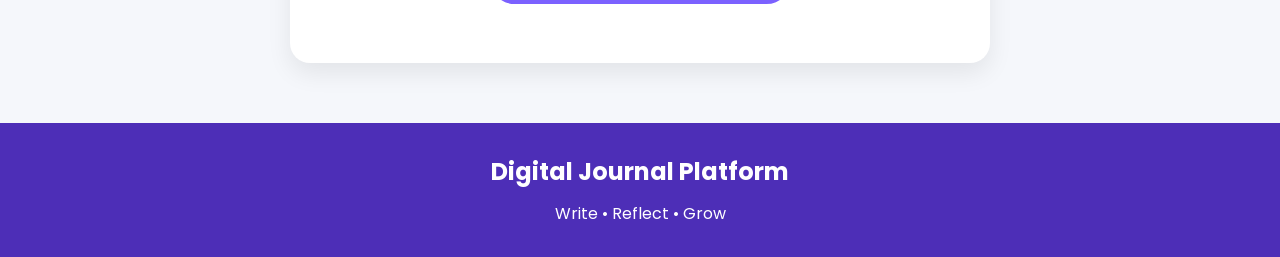
<file: myjournal.html>
<!DOCTYPE html>
<html lang="en">

<head>

    <meta charset="UTF-8">
    <meta name="viewport" content="width=device-width, initial-scale=1.0">

    <title>My Journals | Digital Journal Platform</title>

    <link rel="stylesheet" href="myjournal.css">

    <link rel="stylesheet"
    href="https://cdnjs.cloudflare.com/ajax/libs/font-awesome/6.5.2/css/all.min.css">

</head>

<body>

<!-- ================= HEADER ================= -->

<header>
        <nav class="navbar">
<div class="logo">

       
        <span>Digital Journal Platform</span>

    </div>

            <ul class="nav-links">
                <li><a href="index.html">Home</a></li>
                <li><a href="dashboard.html">Dashboard</a></li>
                <li><a href="journal.html">Journal</a></li>
                <li><a href="myjournal.html" class="active">My Journals</a></li>
                <li><a href="calendar.html">Calendar</a></li>
                <li><a href="search.html">Search</a></li>
                <li><a href="insights.html">Insights</a></li>
                <li><a href="profile.html">Profile</a></li>
                 <li><a href="export.html">Export</a></li>
            </ul>

           

        </nav>
    </header>


<!-- ================= HERO ================= -->

<section class="hero">

    <h1>📖 My Journal Collection</h1>

    <p>

        Every page tells a story. Revisit your memories,
        reflect on your journey, and celebrate your growth.

    </p>

</section>

<!-- ================= SEARCH & FILTER ================= -->

<section class="toolbar">

    <div class="search-box">

        <i class="fa-solid fa-magnifying-glass"></i>

        <input
        type="text"
        id="searchInput"
        placeholder="Search your journals...">

    </div>

    <select id="moodFilter">

        <option value="all">All Moods</option>
        <option>😊 Happy</option>
        <option>😌 Calm</option>
        <option>💪 Motivated</option>
        <option>😔 Sad</option>
        <option>😍 Excited</option>

    </select>

    <select id="sortJournal">

        <option>Newest First</option>
        <option>Oldest First</option>

    </select>

    <a href="journal.html" class="new-btn">

        <i class="fa-solid fa-plus"></i>

        New Journal

    </a>

</section>

<!-- ================= JOURNALS ================= -->

<section class="journal-grid">

    <div class="journal-card">

        <h2>🌸 Peaceful Morning</h2>

        <span class="date">
            <i class="fa-solid fa-calendar-days"></i>
            2 July 2026
        </span>

        <span class="mood happy">😊 Happy</span>

        <p>

            Started my morning with meditation,
            fresh air and a beautiful sunrise.
            It felt peaceful and refreshing...

        </p>

        <div class="buttons">

            <button class="read">
                <i class="fa-solid fa-book-open"></i>
                Read
            </button>

            <button class="edit">
                <i class="fa-solid fa-pen"></i>
                Edit
            </button>

            <button class="delete">
                <i class="fa-solid fa-trash"></i>
                Delete
            </button>

        </div>

    </div>

    <div class="journal-card">

        <h2>📚 Study Session</h2>

        <span class="date">
            <i class="fa-solid fa-calendar-days"></i>
            1 July 2026
        </span>

        <span class="mood motivate">💪 Motivated</span>

        <p>

            Completed my web development project
            and learned many new concepts today.
            Feeling productive and confident...

        </p>

        <div class="buttons">

            <button class="read">
                <i class="fa-solid fa-book-open"></i>
                Read
            </button>

            <button class="edit">
                <i class="fa-solid fa-pen"></i>
                Edit
            </button>

            <button class="delete">
                <i class="fa-solid fa-trash"></i>
                Delete
            </button>

        </div>

    </div>
<div class="journal-card">

        <h2>☕ Coffee with Friends</h2>

        <span class="date">
            <i class="fa-solid fa-calendar-days"></i>
            28 June 2026
        </span>

        <span class="mood excited">😍 Excited</span>

        <p>

            Met my friends after a long time.
            We laughed, shared stories, and created
            unforgettable memories together...

        </p>

        <div class="buttons">

            <button class="read">
                <i class="fa-solid fa-book-open"></i>
                Read
            </button>

            <button class="edit">
                <i class="fa-solid fa-pen"></i>
                Edit
            </button>

            <button class="delete">
                <i class="fa-solid fa-trash"></i>
                Delete
            </button>

        </div>

    </div>

    <div class="journal-card">

        <h2>🌙 Late Night Thoughts</h2>

        <span class="date">
            <i class="fa-solid fa-calendar-days"></i>
            25 June 2026
        </span>

        <span class="mood calm">😌 Calm</span>

        <p>

            Sometimes the quietest nights bring
            the loudest thoughts. Tonight I wrote
            everything my heart wanted to say...

        </p>

        <div class="buttons">

            <button class="read">
                <i class="fa-solid fa-book-open"></i>
                Read
            </button>

            <button class="edit">
                <i class="fa-solid fa-pen"></i>
                Edit
            </button>

            <button class="delete">
                <i class="fa-solid fa-trash"></i>
                Delete
            </button>

        </div>

    </div>

</section>

<!-- ================= EMPTY STATE ================= -->

<section class="empty-state">

    <i class="fa-solid fa-book-open"></i>

    <h2>No More Journals</h2>

    <p>

        Start writing today and build your own
        collection of beautiful memories.

    </p>

    <a href="journal.html" class="new-btn">

        <i class="fa-solid fa-pen"></i>

        Write Your First Journal

    </a>

</section>

<!-- ================= FOOTER ================= -->

<footer class="footer">

    <h2>Digital Journal Platform</h2>

    <p>
        Write • Reflect • Grow
    </p>

</footer>


<script src="myjournal.js"></script>

</body>
</html>
</file>
<file: style.css>
/* Google Font */
@import url('https://fonts.googleapis.com/css2?family=Poppins:wght@300;400;500;600;700&display=swap');

*{
    margin:0;
    padding:0;
    box-sizing:border-box;
    font-family:'Poppins',sans-serif;
    scroll-behavior:smooth;
}

body{
    background:#f5f7fb;
    color:#333;
    line-height:1.6;
}

/* Navigation */

header{
    width:100%;
    background:#ffffff;
    position:sticky;
    top:0;
    z-index:1000;
    box-shadow:0 2px 10px rgba(0,0,0,0.1);
}

.navbar{
    width:90%;
    margin:auto;
    display:flex;
    justify-content:space-between;
    align-items:center;
    padding:18px 0;
}

.logo{
    font-size:28px;
    font-weight:700;
    color:#5a4fcf;
}

.nav-links{
    display:flex;
    list-style:none;
    gap:25px;
}

.nav-links a{
    text-decoration:none;
    color:#333;
    font-weight:500;
    transition:.3s;
}

.nav-links a:hover{
    color:#5a4fcf;
}

.login-btn{
    text-decoration:none;
    background:#5a4fcf;
    color:white;
    padding:10px 22px;
    border-radius:30px;
    transition:.3s;
}

.login-btn:hover{
    background:#4338ca;
}

/* Hero */

.hero{
    height:90vh;
    display:flex;
    justify-content:center;
    align-items:center;
    text-align:center;
    background:linear-gradient(135deg,#5a4fcf,#8b7cff);
    color:white;
    padding:20px;
}

.hero-content{
    max-width:750px;
}

.hero h1{
    font-size:55px;
    margin-bottom:20px;
}

.hero p{
    font-size:20px;
    margin-bottom:35px;
}

.buttons{
    display:flex;
    justify-content:center;
    gap:20px;
    flex-wrap:wrap;
}

.primary-btn,
.secondary-btn{
    text-decoration:none;
    padding:14px 28px;
    border-radius:40px;
    font-weight:600;
    transition:.3s;
}

.primary-btn{
    background:white;
    color:#5a4fcf;
}

.primary-btn:hover{
    transform:translateY(-3px);
}

.secondary-btn{
    border:2px solid white;
    color:white;
}

.secondary-btn:hover{
    background:white;
    color:#5a4fcf;
}

/* Features */

#features{
    padding:80px 10%;
    text-align:center;
}

#features h2{
    font-size:38px;
    margin-bottom:40px;
}

.feature-container{
    display:grid;
    grid-template-columns:repeat(auto-fit,minmax(250px,1fr));
    gap:25px;
}

.card{
    background:white;
    padding:30px;
    border-radius:15px;
    box-shadow:0 5px 15px rgba(0,0,0,0.1);
    transition:.3s;
}

.card:hover{
    transform:translateY(-10px);
    box-shadow:0 12px 25px rgba(0,0,0,0.15);
}

.card h3{
    margin-bottom:15px;
    color:#5a4fcf;
}

/* About */

.about{
    padding:70px 10%;
    text-align:center;
    background:white;
}

.about h2{
    font-size:36px;
    margin-bottom:20px;
    color:#5a4fcf;
}

.about p{
    max-width:800px;
    margin:auto;
    font-size:18px;
}

/* Quote */

.quote{
    padding:80px 10%;
    text-align:center;
    background:#5a4fcf;
    color:white;
}

.quote h2{
    font-size:30px;
    font-style:italic;
    font-weight:500;
}

/* Contact */

.contact{
    padding:70px 10%;
    text-align:center;
    background:white;
}

.contact h2{
    margin-bottom:20px;
    color:#5a4fcf;
    font-size:34px;
}

.contact p{
    margin:10px 0;
    font-size:18px;
}

/* Footer */

.footer{
    margin-top:50px;
    text-align:center;
    background:#4d2eb7;
    color:#fff;
    padding:30px;
}

.footer h2{
    margin-bottom:10px;
}

/* Responsive */

@media(max-width:900px){

.navbar{
    flex-direction:column;
    gap:20px;
}

.nav-links{
    flex-wrap:wrap;
    justify-content:center;
}

.hero h1{
    font-size:42px;
}

.hero p{
    font-size:18px;
}

}

@media(max-width:600px){

.hero{
    height:auto;
    padding:100px 20px;
}

.hero h1{
    font-size:34px;
}

.hero p{
    font-size:16px;
}

.buttons{
    flex-direction:column;
}

.primary-btn,
.secondary-btn{
    width:220px;
    margin:auto;
}

#features h2,
.about h2,
.contact h2{
    font-size:30px;
}

.quote h2{
    font-size:22px;
}

}
.nav-links a.active{
    color: #6d4ae6;
    font-weight: 600;
}
</file>
<file: calendar.css>
/* ==========================
   Google Font
========================== */

@import url('https://fonts.googleapis.com/css2?family=Poppins:wght@300;400;500;600;700&display=swap');

*{
    margin:0;
    padding:0;
    box-sizing:border-box;
    font-family:'Poppins',sans-serif;
}

body{
     background:#f5f7fb;
    color:#333;
    line-height:1.6;
}


/* ================= HEADER ================= */

header{
    width:100%;
    background:#ffffff;
    position:sticky;
    top:0;
    z-index:1000;
    box-shadow:0 2px 10px rgba(0,0,0,0.1);
}

.navbar{
    width:90%;
    margin:auto;
    display:flex;
    justify-content:space-between;
    align-items:center;
    padding:18px 0;
}

.logo{
    font-size:28px;
    font-weight:700;
    color:#5a4fcf;
}
.nav-links{
    display:flex;
    list-style:none;
    gap:25px;
}

.nav-links a{
    text-decoration:none;
    color:#333;
    font-weight:500;
    transition:.3s;
}

.nav-links a:hover{
    color:#5a4fcf;
}
/* ==========================
   Main Container
========================== */

.container{
    max-width:1200px;
    margin:25px auto;
    display:grid;
    grid-template-columns:260px 1fr;
    gap:20px;
    padding:0 16px;
}

.sidebar,
.main,
.panel{
    background:#fff;
    border-radius:16px;
    box-shadow:0 8px 20px rgba(0,0,0,.08);
}

.sidebar{
    padding:20px;
}

.sidebar h2{
    margin-bottom:18px;
    color:#635bff;
}

.menu a{
    display:block;
    text-decoration:none;
    color:#444;
    padding:12px;
    border-radius:10px;
    margin:8px 0;
    transition:.3s;
}

.menu a:hover,
.menu a.active{
    background:#635bff;
    color:#fff;
}

/* ==========================
   Statistics
========================== */

.stats{
    margin-top:25px;
}

.card{
    background:#f6f7ff;
    padding:15px;
    border-left:4px solid #635bff;
    border-radius:10px;
    margin:12px 0;
}

/* ==========================
   Calendar
========================== */

.main{
    padding:25px;
}

.top{
    display:flex;
    justify-content:space-between;
    align-items:center;
    margin-bottom:20px;
}

.btn{
    background:#635bff;
    color:#fff;
    border:none;
    padding:10px 18px;
    border-radius:8px;
    cursor:pointer;
    transition:.3s;
}

.btn:hover{
    background:#4f46e5;
    transform:translateY(-2px);
}

.week,
.dates{
    display:grid;
    grid-template-columns:repeat(7,1fr);
    gap:10px;
}

.week div{
    text-align:center;
    font-weight:600;
}

.date{
    height:78px;
    background:#f5f6ff;
    border-radius:10px;
    display:flex;
    justify-content:center;
    align-items:center;
    position:relative;
    cursor:pointer;
    transition:.3s;
}

.date:hover{
    background:#dddfff;
    transform:scale(1.03);
}

.today{
    background:#635bff;
    color:#fff;
}

.badge{
    position:absolute;
    bottom:6px;
    right:6px;
    width:22px;
    height:22px;
    border-radius:50%;
    background:#ff5b7f;
    color:#fff;
    display:flex;
    justify-content:center;
    align-items:center;
    font-size:11px;
}

/* ==========================
   Journal Entries
========================== */

.panel{
    margin-top:20px;
    padding:25px;
}

.entry{
    background:#f8f9ff;
    border-left:5px solid #635bff;
    padding:15px;
    border-radius:10px;
    margin:15px 0;
}

.entry h3{
    margin-bottom:8px;
}

.entry p{
    color:#666;
}

.mood{
    display:inline-block;
    margin-top:10px;
    padding:5px 12px;
    border-radius:20px;
    background:#ecebff;
}

/* ==========================
   Footer
========================== */

.footer{
    margin-top:50px;
    text-align:center;
    background:#4d2eb7;
    color:#fff;
    padding:30px;
}

.footer h2{
    margin-bottom:10px;
}

/* ==========================
   Responsive
========================== */

@media(max-width:900px){

.container{
    grid-template-columns:1fr;
}

.navbar{
    flex-direction:column;
    gap:15px;
}

.nav-links{
    flex-wrap:wrap;
    justify-content:center;
}

}
.selected{
    background:#7B61FF !important;
    color:#fff;
    transform:scale(1.05);
    transition:.3s;
}

.nav-links a.active{
    color: #6d4ae6;
    font-weight: 600;
}
</file>
<file: dashboard.css>
/* =========================
   DIGITAL JOURNAL PLATFORM
   DASHBOARD.CSS
========================= */
@import url('https://fonts.googleapis.com/css2?family=Poppins:wght@300;400;500;600;700&display=swap');

*{
    margin:0;
    padding:0;
    box-sizing:border-box;
    font-family:'Poppins',sans-serif;
}

body{
    background:#f5f7ff;
    color:#333;
    
}

/* ================= HEADER ================= */

header{
    width:100%;
    background:#ffffff;
    position:sticky;
    top:0;
    z-index:1000;
    box-shadow:0 2px 10px rgba(0,0,0,0.1);
}

.navbar{
    width:90%;
    margin:auto;
    display:flex;
    justify-content:space-between;
    align-items:center;
    padding:18px 0;
}

.logo{
    font-size:28px;
    font-weight:700;
    color:#5a4fcf;
}
.nav-links{
    display:flex;
    list-style:none;
    gap:25px;
}

.nav-links a{
    text-decoration:none;
    color:#333;
    font-weight:500;
    transition:.3s;
}

.nav-links a:hover{
    color:#5a4fcf;
}


/* ================= HERO ================= */

.hero{
    background:linear-gradient(135deg,#6EA8FE,#7B61FF);
    color:white;
    padding:70px 8%;
}

.hero h1{
    font-size:42px;
    margin-bottom:15px;
}

.hero p{
    max-width:650px;
    line-height:1.8;
    margin-bottom:25px;
}

.hero-btn{
    display:inline-block;
    padding:14px 28px;
    background:white;
    color:#7B61FF;
    text-decoration:none;
    border-radius:30px;
    font-weight:600;
    transition:.3s;
}

.hero-btn:hover{
    transform:translateY(-3px);
}

/* ================= MAIN ================= */

.dashboard-container{
    width:90%;
    max-width:1300px;
    margin:40px auto;
}

/* ================= STATS ================= */

.stats{
    display:grid;
    grid-template-columns:repeat(4,1fr);
    gap:25px;
    margin-bottom:40px;
}

.card{
    background:white;
    border-radius:18px;
    padding:30px;
    text-align:center;
    box-shadow:0 10px 25px rgba(0,0,0,.08);
    transition:.3s;
}

.card:hover{
    transform:translateY(-8px);
}

.card i{
    font-size:38px;
    color:#7B61FF;
    margin-bottom:18px;
}

.card h2{
    font-size:30px;
    margin-bottom:8px;
}

.card p{
    color:#666;
}

/* ================= QUICK ACTIONS ================= */

.quick-actions{
    margin-bottom:45px;
}

.quick-actions h2{
    margin-bottom:20px;
}

.action-grid{
    display:grid;
    grid-template-columns:repeat(4,1fr);
    gap:20px;
}

.action-card{
    background:white;
    text-decoration:none;
    color:#333;
    text-align:center;
    padding:30px;
    border-radius:18px;
    box-shadow:0 10px 25px rgba(0,0,0,.08);
    transition:.3s;
}

.action-card:hover{
    transform:translateY(-6px);
}

.action-card i{
    font-size:36px;
    color:#7B61FF;
    margin-bottom:15px;
}

.action-card h3{
    margin-bottom:10px;
}
/* ================= RECENT JOURNALS ================= */

.recent-journals{
    margin-bottom:45px;
}

.recent-journals h2{
    margin-bottom:20px;
}

.journal-list{
    display:grid;
    grid-template-columns:repeat(3,1fr);
    gap:20px;
}

.journal-card{
    background:#fff;
    padding:25px;
    border-radius:18px;
    box-shadow:0 10px 25px rgba(0,0,0,.08);
    transition:.3s;
}

.journal-card:hover{
    transform:translateY(-6px);
}

.journal-card h3{
    color:#7B61FF;
    margin-bottom:12px;
}

.journal-card p{
    color:#555;
    line-height:1.6;
    margin-bottom:15px;
}

.journal-card span{
    font-size:14px;
    color:#888;
}

/* ================= DASHBOARD GRID ================= */

.dashboard-grid{
    display:grid;
    grid-template-columns:2fr 1fr;
    gap:25px;
    margin-bottom:45px;
}

.dashboard-box{
    background:#fff;
    padding:30px;
    border-radius:18px;
    box-shadow:0 10px 25px rgba(0,0,0,.08);
}

.dashboard-box h2{
    margin-bottom:25px;
    color:#7B61FF;
}

/* ================= MOOD GRAPH ================= */

.mood-bars{
    height:220px;
    display:flex;
    align-items:flex-end;
    justify-content:space-between;
    gap:15px;
}

.bar{
    flex:1;
    background:linear-gradient(180deg,#6EA8FE,#7B61FF);
    border-radius:12px 12px 0 0;
    position:relative;
    transition:.4s;
}

.bar:hover{
    opacity:.85;
}

.bar span{
    position:absolute;
    bottom:-28px;
    left:50%;
    transform:translateX(-50%);
    font-size:14px;
    font-weight:600;
}

/* ================= QUOTE ================= */

blockquote{
    font-size:20px;
    font-style:italic;
    color:#555;
    line-height:1.8;
}

.author{
    margin-top:20px;
    color:#7B61FF;
    font-weight:600;
}

/* ================= ACTIVITY ================= */

.activity{
    margin-bottom:45px;
}

.activity h2{
    margin-bottom:20px;
}

.activity ul{
    list-style:none;
    background:#fff;
    padding:30px;
    border-radius:18px;
    box-shadow:0 10px 25px rgba(0,0,0,.08);
}

.activity li{
    padding:16px 0;
    border-bottom:1px solid #eee;
}

.activity li:last-child{
    border:none;
}

/* ================= FOOTER ================= */

footer{
     background:#4d2eb7;
    color:#fff;
    text-align:center;
    padding:45px 20px;
}

footer h2{
    margin-bottom:10px;
}

footer p{
    margin-top:8px;
}

/* ================= RESPONSIVE ================= */

@media(max-width:992px){

    header{
        flex-direction:column;
        gap:15px;
    }

    nav ul{
        flex-wrap:wrap;
        justify-content:center;
    }

    .stats,
    .action-grid,
    .journal-list{
        grid-template-columns:repeat(2,1fr);
    }

    .dashboard-grid{
        grid-template-columns:1fr;
    }

}

@media(max-width:768px){

    .hero h1{
        font-size:32px;
    }

    .stats,
    .action-grid,
    .journal-list{
        grid-template-columns:1fr;
    }

    .mood-bars{
        height:170px;
    }

}
.nav-links a.active{
    color: #6d4ae6;
    font-weight: 600;
}
</file>
<file: export.css>
/* Google Font */
@import url('https://fonts.googleapis.com/css2?family=Poppins:wght@300;400;500;600;700&display=swap');

*{
    margin:0;
    padding:0;
    box-sizing:border-box;
    font-family:'Poppins',sans-serif;
}

body{
    background:linear-gradient(135deg,#eef2ff,#fdf4ff);
    color:#333;
}

/* Header */


header{
    width:100%;
    background:#ffffff;
    position:sticky;
    top:0;
    z-index:1000;
    box-shadow:0 2px 10px rgba(0,0,0,0.1);
}

.navbar{
    width:90%;
    margin:auto;
    display:flex;
    justify-content:space-between;
    align-items:center;
    padding:18px 0;
}

.logo{
    font-size:28px;
    font-weight:700;
    color:#5a4fcf;
}

.nav-links{
    display:flex;
    list-style:none;
    gap:25px;
}

.nav-links a{
    text-decoration:none;
    color:#333;
    font-weight:500;
    transition:.3s;
}

.nav-links a:hover{
    color:#5a4fcf;
}

.header-text h1{
    font-size:32px;
    margin-bottom:8px;
}

.header-text p{
    opacity:.9;
}

/* Container */

.container{
    width:90%;
    max-width:1200px;
    margin:40px auto;
}

/* Statistics */

.stats{
    display:grid;
    grid-template-columns:repeat(auto-fit,minmax(220px,1fr));
    gap:20px;
    margin-bottom:40px;
}

.stat-card{
    background:white;
    padding:25px;
    border-radius:15px;
    text-align:center;
    box-shadow:0 8px 20px rgba(0,0,0,.08);
    transition:.3s;
}

.stat-card:hover{
    transform:translateY(-8px);
}

.stat-card i{
    font-size:38px;
    color:#6C63FF;
    margin-bottom:12px;
}

.stat-card h2{
    color:#6C63FF;
}

/* Section Titles */

section h2{
    margin-bottom:20px;
    color:#444;
}

/* Export Cards */

.cards{
    display:grid;
    grid-template-columns:repeat(auto-fit,minmax(280px,1fr));
    gap:25px;
}

.card{
    background:white;
    border-radius:18px;
    padding:30px;
    text-align:center;
    box-shadow:0 8px 20px rgba(0,0,0,.08);
    transition:.3s;
}

.card:hover{
    transform:translateY(-10px);
}

.icon{
    width:80px;
    height:80px;
    margin:auto;
    border-radius:50%;
    display:flex;
    justify-content:center;
    align-items:center;
    font-size:35px;
    color:white;
    margin-bottom:20px;
}

.pdf{
    background:#ef4444;
}

.txt{
    background:#06b6d4;
}

.doc{
    background:#2563eb;
}

.card h3{
    margin-bottom:10px;
}

.card p{
    color:#666;
    margin-bottom:20px;
    line-height:1.6;
}

button{
    border:none;
    outline:none;
    background:linear-gradient(135deg,#6C63FF,#8B5CF6);
    color:white;
    padding:12px 24px;
    border-radius:30px;
    cursor:pointer;
    font-size:15px;
    transition:.3s;
}

button:hover{
    transform:scale(1.05);
    box-shadow:0 8px 18px rgba(108,99,255,.3);
}

/* Backup */

.backup-container{
    display:grid;
    grid-template-columns:repeat(auto-fit,minmax(320px,1fr));
    gap:20px;
    margin-top:20px;
}

.backup-card{
    background:white;
    padding:30px;
    border-radius:18px;
    text-align:center;
    box-shadow:0 8px 20px rgba(0,0,0,.08);
}

.backup-card i{
    font-size:42px;
    color:#6C63FF;
    margin-bottom:15px;
}

.backup-card p{
    margin:15px 0;
    color:#666;
}

input[type=file]{
    margin:15px 0;
}

/* Activity */

.activity{
    margin-top:50px;
}

.activity-list{
    background:white;
    border-radius:18px;
    padding:20px;
    box-shadow:0 8px 20px rgba(0,0,0,.08);
}

.activity-item{
    display:flex;
    justify-content:space-between;
    align-items:center;
    padding:15px 0;
    border-bottom:1px solid #eee;
}

.activity-item:last-child{
    border-bottom:none;
}

.activity-item i{
    color:#22c55e;
    margin-right:10px;
}

/* Toast */

.toast{
    position:fixed;
    bottom:25px;
    right:25px;
    background:#22c55e;
    color:white;
    padding:15px 25px;
    border-radius:10px;
    box-shadow:0 5px 15px rgba(0,0,0,.2);
    display:none;
}

/* Responsive */

@media(max-width:768px){

.header{
    text-align:center;
    justify-content:center;
}

.header-text{
    margin-top:20px;
}

.header-text h1{
    font-size:26px;
}

.logo{
    font-size:24px;
}

}
/* ==========================
   Navigation Bar
========================== */

.navbar{
    display:flex;
    justify-content:space-between;
    align-items:center;
    padding:18px 8%;
    background:#ffffff;
    box-shadow:0 2px 10px rgba(0,0,0,0.1);
    position:sticky;
    top:0;
    z-index:1000;
}

.logo{
    font-size:28px;
    font-weight:700;
    color:#5a4fcf;
}

.nav-links{
    display:flex;
    list-style:none;
    gap:25px;
}

.nav-links li a{
    text-decoration:none;
    color:#333;
    font-weight:500;
    transition:.3s;
}

.nav-links li a:hover,
.nav-links li a.active{
    color:#5a4fcf;
}

.login-btn{
    text-decoration:none;
    background:#5a4fcf;
    color:#fff;
    padding:10px 22px;
    border-radius:25px;
    transition:.3s;
}

.login-btn:hover{
    background:#4338ca;
}
/* ==========================
   Sticky Navigation Bar
========================== */

.navbar{
    position: sticky;
    top: 0;
    z-index: 1000;

    display: flex;
    justify-content: space-between;
    align-items: center;

    width: 100%;
    padding: 18px 8%;

    background: #ffffff;
    box-shadow: 0 2px 10px rgba(0,0,0,0.1);
}
.footer{
    margin-top:50px;
    text-align:center;
    background:#4d2eb7;
    color:#fff;
    padding:30px;
}

.footer h2{
    margin-bottom:10px;
}
.back-home-container{
    display:flex;
    justify-content:center;
    margin:35px 0;
}

.back-home-btn{
    display:flex;
    align-items:center;
    gap:10px;
    text-decoration:none;
    padding:14px 30px;
    border-radius:50px;
    background:linear-gradient(135deg,#6a11cb,#2575fc);
    color:#fff;
    font-size:18px;
    font-weight:600;
    box-shadow:0 10px 25px rgba(37,117,252,.35);
    transition:.35s ease;
    position:relative;
    overflow:hidden;
}

.back-home-btn::before{
    content:"";
    position:absolute;
    top:0;
    left:-100%;
    width:100%;
    height:100%;
    background:rgba(255,255,255,.2);
    transition:.5s;
}

.back-home-btn:hover::before{
    left:100%;
}

.back-home-btn:hover{
    transform:translateY(-5px) scale(1.05);
    box-shadow:0 15px 35px rgba(37,117,252,.5);
}

.back-home-btn:active{
    transform:scale(.97);
}

.icon{
    font-size:22px;
    transition:.3s;
}

.back-home-btn:hover .icon{
    transform:translateX(-5px);
}
.nav-links a.active{
    color: #6d4ae6;
    font-weight: 600;
}
</file>
<file: journal.css>
/* ===========================
   DIGITAL JOURNAL PLATFORM
   JOURNAL PAGE
=========================== */
@import url('https://fonts.googleapis.com/css2?family=Poppins:wght@300;400;500;600;700&display=swap');

*{
    margin:0;
    padding:0;
    box-sizing:border-box;
    font-family:'Poppins',sans-serif;
}

body{
     background:#f5f7fb;
    color:#333;
    line-height:1.6;
}


/* ================= HEADER ================= */

header{
    width:100%;
    background:#ffffff;
    position:sticky;
    top:0;
    z-index:1000;
    box-shadow:0 2px 10px rgba(0,0,0,0.1);
}

.navbar{
    width:90%;
    margin:auto;
    display:flex;
    justify-content:space-between;
    align-items:center;
    padding:18px 0;
}

.logo{
    font-size:28px;
    font-weight:700;
    color:#5a4fcf;
}
.nav-links{
    display:flex;
    list-style:none;
    gap:25px;
}

.nav-links a{
    text-decoration:none;
    color:#333;
    font-weight:500;
    transition:.3s;
}

.nav-links a:hover{
    color:#5a4fcf;
}

/* ================= BANNER ================= */

.banner{
    background:linear-gradient(135deg,#6EA8FE,#7B61FF);
    color:white;
    text-align:center;
    padding:70px 20px;
}

.banner h1{
    font-size:42px;
    margin-bottom:15px;
}

.banner p{
    font-size:18px;
    max-width:700px;
    margin:auto;
    line-height:1.7;
}

/* ================= MAIN ================= */

.container{
    width:90%;
    max-width:1300px;
    margin:40px auto;
    display:grid;
    grid-template-columns:2fr 1fr;
    gap:30px;
}

.journal-card,
.quote-card{
    background:white;
    border-radius:20px;
    padding:30px;
    box-shadow:0 10px 25px rgba(0,0,0,.08);
}

.journal-card h2,
.quote-card h2{
    color:#7B61FF;
    margin-bottom:25px;
}

label{
    display:block;
    margin:18px 0 8px;
    font-weight:600;
}

input,
select,
textarea{
    width:100%;
    padding:14px;
    border:1px solid #ddd;
    border-radius:10px;
    outline:none;
    font-size:15px;
    transition:.3s;
}

input:focus,
select:focus,
textarea:focus{
    border-color:#7B61FF;
    box-shadow:0 0 10px rgba(123,97,255,.2);
}

textarea{
    resize:none;
}

.counter{
    margin-top:10px;
    color:#666;
    text-align:right;
}
/* ===========================
   BUTTONS
=========================== */

.button-group{
    display:flex;
    gap:15px;
    flex-wrap:wrap;
    margin-top:30px;
}

.button-group button{
    flex:1;
    padding:14px;
    border:none;
    border-radius:30px;
    cursor:pointer;
    font-size:16px;
    font-weight:600;
    transition:.3s;
}

.publish-btn{
    background:linear-gradient(135deg,#6EA8FE,#7B61FF);
    color:white;
}

.publish-btn:hover{
    transform:translateY(-3px);
    box-shadow:0 10px 20px rgba(123,97,255,.3);
}

.draft-btn{
    background:#f0ecff;
    color:#7B61FF;
}

.draft-btn:hover{
    background:#7B61FF;
    color:white;
}

.clear-btn{
    background:#ffebee;
    color:#e53935;
}

.clear-btn:hover{
    background:#e53935;
    color:white;
}

/* ===========================
   QUOTE CARD
=========================== */

.quote-card{
    text-align:center;
}

.quote-card i{
    font-size:60px;
    color:#7B61FF;
    margin-bottom:20px;
}

.quote-card p{
    color:#666;
    line-height:1.8;
    margin:20px 0;
}

.quote-card hr{
    margin:25px 0;
    border:none;
    border-top:1px solid #ddd;
}

.quote{
    font-style:italic;
    font-size:18px;
    color:#444;
}

.quote-card span{
    color:#7B61FF;
    font-weight:600;
}

/* ===========================
   FOOTER
=========================== */

.footer{
    margin-top:50px;
    text-align:center;
    background:#4d2eb7;
    color:#fff;
    padding:30px;
}

.footer h2{
    margin-bottom:10px;
}
/* ===========================
   RESPONSIVE
=========================== */

@media(max-width:992px){

    .container{
        grid-template-columns:1fr;
    }

    header{
        flex-direction:column;
        gap:15px;
    }

    nav ul{
        flex-wrap:wrap;
        justify-content:center;
        gap:15px;
    }

    .banner h1{
        font-size:32px;
    }

    .button-group{
        flex-direction:column;
    }

}
.nav-links a.active{
    color: #6d4ae6;
    font-weight: 600;
}
</file>
<file: login.css>
/* Google Font */
@import url('https://fonts.googleapis.com/css2?family=Poppins:wght@300;400;500;600;700&display=swap');

*{
    margin:0;
    padding:0;
    box-sizing:border-box;
    font-family:'Poppins',sans-serif;
}

body{
    display:flex;
    justify-content:center;
    align-items:center;
    min-height:100vh;
    background:linear-gradient(135deg,#5a4fcf,#8b7cff);
    padding:20px;
}

.container{
    width:100%;
    display:flex;
    justify-content:center;
    align-items:center;
}

.form-box{
    width:420px;
    background:#ffffff;
    padding:40px;
    border-radius:20px;
    box-shadow:0 15px 35px rgba(0,0,0,0.2);
    text-align:center;
}

.form-box h1{
    color:#5a4fcf;
    margin-bottom:10px;
    font-size:32px;
}

.form-box p{
    color:#666;
    margin-bottom:25px;
}

/* Login/Register Buttons */

.button-box{
    display:flex;
    background:#f1f1f1;
    border-radius:30px;
    overflow:hidden;
    margin-bottom:30px;
}

.button-box button{
    flex:1;
    padding:12px;
    border:none;
    background:transparent;
    cursor:pointer;
    font-size:16px;
    font-weight:600;
    transition:0.3s;
}

.button-box button.active{
    background:#5a4fcf;
    color:white;
}

/* Forms */

form{
    display:flex;
    flex-direction:column;
}

input{
    width:100%;
    padding:14px;
    margin:10px 0;
    border:1px solid #ddd;
    border-radius:10px;
    font-size:15px;
    outline:none;
    transition:0.3s;
}

input:focus{
    border-color:#5a4fcf;
    box-shadow:0 0 8px rgba(90,79,207,0.2);
}

/* Submit Button */

.submit-btn{
    margin-top:20px;
    padding:14px;
    border:none;
    border-radius:10px;
    background:#5a4fcf;
    color:white;
    font-size:16px;
    font-weight:600;
    cursor:pointer;
    transition:0.3s;
}

.submit-btn:hover{
    background:#4338ca;
    transform:translateY(-2px);
}

/* Back to Home */

.home-link{
    margin-top:25px;
}

.home-link a{
    text-decoration:none;
    color:#5a4fcf;
    font-weight:600;
    transition:0.3s;
}

.home-link a:hover{
    text-decoration:underline;
}

/* Responsive */

@media(max-width:480px){

    .form-box{
        width:100%;
        padding:30px 20px;
    }

    .form-box h1{
        font-size:28px;
    }

    .button-box button{
        font-size:14px;
        padding:10px;
    }

    input,
    .submit-btn{
        font-size:15px;
    }

}
.submit-btn:disabled{
    opacity:0.7;
    cursor:not-allowed;
}
</file>
<file: myjournal.css>
/* ===================================
   DIGITAL JOURNAL PLATFORM
   MY JOURNAL PAGE
=================================== */

@import url('https://fonts.googleapis.com/css2?family=Poppins:wght@300;400;500;600;700&display=swap');

*{
    margin:0;
    padding:0;
    box-sizing:border-box;
    font-family:'Poppins',sans-serif;
}

body{
     background:#f5f7fb;
    color:#333;
    line-height:1.6;
}


/* ================= HEADER ================= */

header{
    width:100%;
    background:#ffffff;
    position:sticky;
    top:0;
    z-index:1000;
    box-shadow:0 2px 10px rgba(0,0,0,0.1);
}

.navbar{
    width:90%;
    margin:auto;
    display:flex;
    justify-content:space-between;
    align-items:center;
    padding:18px 0;
}

.logo{
    font-size:28px;
    font-weight:700;
    color:#5a4fcf;
}
.nav-links{
    display:flex;
    list-style:none;
    gap:25px;
}

.nav-links a{
    text-decoration:none;
    color:#333;
    font-weight:500;
    transition:.3s;
}

.nav-links a:hover{
    color:#5a4fcf;
}

/* ================= HERO ================= */

.hero{
    background:linear-gradient(135deg,#6EA8FE,#7B61FF);
    color:#fff;
    text-align:center;
    padding:70px 20px;
}

.hero h1{
    font-size:40px;
    margin-bottom:15px;
}

.hero p{
    max-width:700px;
    margin:auto;
    line-height:1.8;
    font-size:17px;
}

/* ================= TOOLBAR ================= */

.toolbar{
    width:90%;
    max-width:1300px;
    margin:35px auto;
    display:flex;
    gap:18px;
    flex-wrap:wrap;
    align-items:center;
}

.search-box{
    flex:1;
    display:flex;
    align-items:center;
    background:#fff;
    border-radius:12px;
    padding:12px 16px;
    box-shadow:0 8px 20px rgba(0,0,0,.08);
}

.search-box i{
    color:#7B61FF;
    margin-right:12px;
}

.search-box input{
    border:none;
    outline:none;
    width:100%;
    font-size:15px;
}

.toolbar select{
    padding:12px 18px;
    border:none;
    border-radius:12px;
    background:#fff;
    box-shadow:0 8px 20px rgba(0,0,0,.08);
    cursor:pointer;
}

.new-btn{
    background:#7B61FF;
    color:#fff;
    text-decoration:none;
    padding:13px 22px;
    border-radius:30px;
    font-weight:600;
    transition:.3s;
}

.new-btn:hover{
    background:#6548f4;
}

/* ================= JOURNAL GRID ================= */

.journal-grid{
    width:90%;
    max-width:1300px;
    margin:30px auto;
    display:grid;
    grid-template-columns:repeat(auto-fit,minmax(320px,1fr));
    gap:25px;
}

.journal-card{
    background:#fff;
    padding:25px;
    border-radius:18px;
    box-shadow:0 10px 25px rgba(0,0,0,.08);
    transition:.3s;
}

.journal-card:hover{
    transform:translateY(-8px);
}

.journal-card h2{
    color:#7B61FF;
    margin-bottom:12px;
}

.date{
    display:block;
    color:#777;
    margin-bottom:12px;
    font-size:14px;
}

.date i{
    margin-right:6px;
}
/* ================= MOOD BADGES ================= */

.mood{
    display:inline-block;
    padding:6px 14px;
    border-radius:20px;
    font-size:14px;
    font-weight:600;
    margin-bottom:18px;
}

.happy{
    background:#d1fae5;
    color:#047857;
}

.motivate{
    background:#dbeafe;
    color:#1d4ed8;
}

.excited{
    background:#fce7f3;
    color:#be185d;
}

.calm{
    background:#ede9fe;
    color:#6d28d9;
}

.sad{
    background:#fee2e2;
    color:#dc2626;
}

/* ================= JOURNAL CONTENT ================= */

.journal-card p{
    color:#555;
    line-height:1.7;
    margin-bottom:20px;
}

/* ================= BUTTONS ================= */

.buttons{
    display:flex;
    justify-content:space-between;
    gap:10px;
    margin-top:20px;
}

.buttons button{
    flex:1;
    padding:10px;
    border:none;
    border-radius:10px;
    cursor:pointer;
    font-weight:600;
    transition:.3s;
}

.read{
    background:#7B61FF;
    color:#fff;
}

.read:hover{
    background:#6548f4;
}

.edit{
    background:#38bdf8;
    color:#fff;
}

.edit:hover{
    background:#0ea5e9;
}

.delete{
    background:#ef4444;
    color:#fff;
}

.delete:hover{
    background:#dc2626;
}

/* ================= EMPTY STATE ================= */

.empty-state{
    width:90%;
    max-width:700px;
    margin:60px auto;
    text-align:center;
    background:#fff;
    padding:50px;
    border-radius:20px;
    box-shadow:0 10px 25px rgba(0,0,0,.08);
}

.empty-state i{
    font-size:60px;
    color:#7B61FF;
    margin-bottom:20px;
}

.empty-state h2{
    margin-bottom:15px;
    color:#7B61FF;
}

.empty-state p{
    color:#666;
    line-height:1.7;
    margin-bottom:25px;
}

/* ================= FOOTER ================= */

.footer{
    margin-top:50px;
    text-align:center;
    background:#4d2eb7;
    color:#fff;
    padding:30px;
}

.footer h2{
    margin-bottom:10px;
}

/* ================= RESPONSIVE ================= */

@media(max-width:992px){

    header{
        flex-direction:column;
        gap:15px;
    }

    nav ul{
        flex-wrap:wrap;
        justify-content:center;
        gap:15px;
    }

    .toolbar{
        flex-direction:column;
        align-items:stretch;
    }

    .search-box{
        width:100%;
    }

}

@media(max-width:768px){

    .hero h1{
        font-size:30px;
    }

    .hero p{
        font-size:15px;
    }

    .journal-grid{
        grid-template-columns:1fr;
    }

    .buttons{
        flex-direction:column;
    }

    .buttons button{
        width:100%;
    }

    .empty-state{
        padding:35px 20px;
    }

}
.nav-links a.active{
    color: #6d4ae6;
    font-weight: 600;
}
</file>
